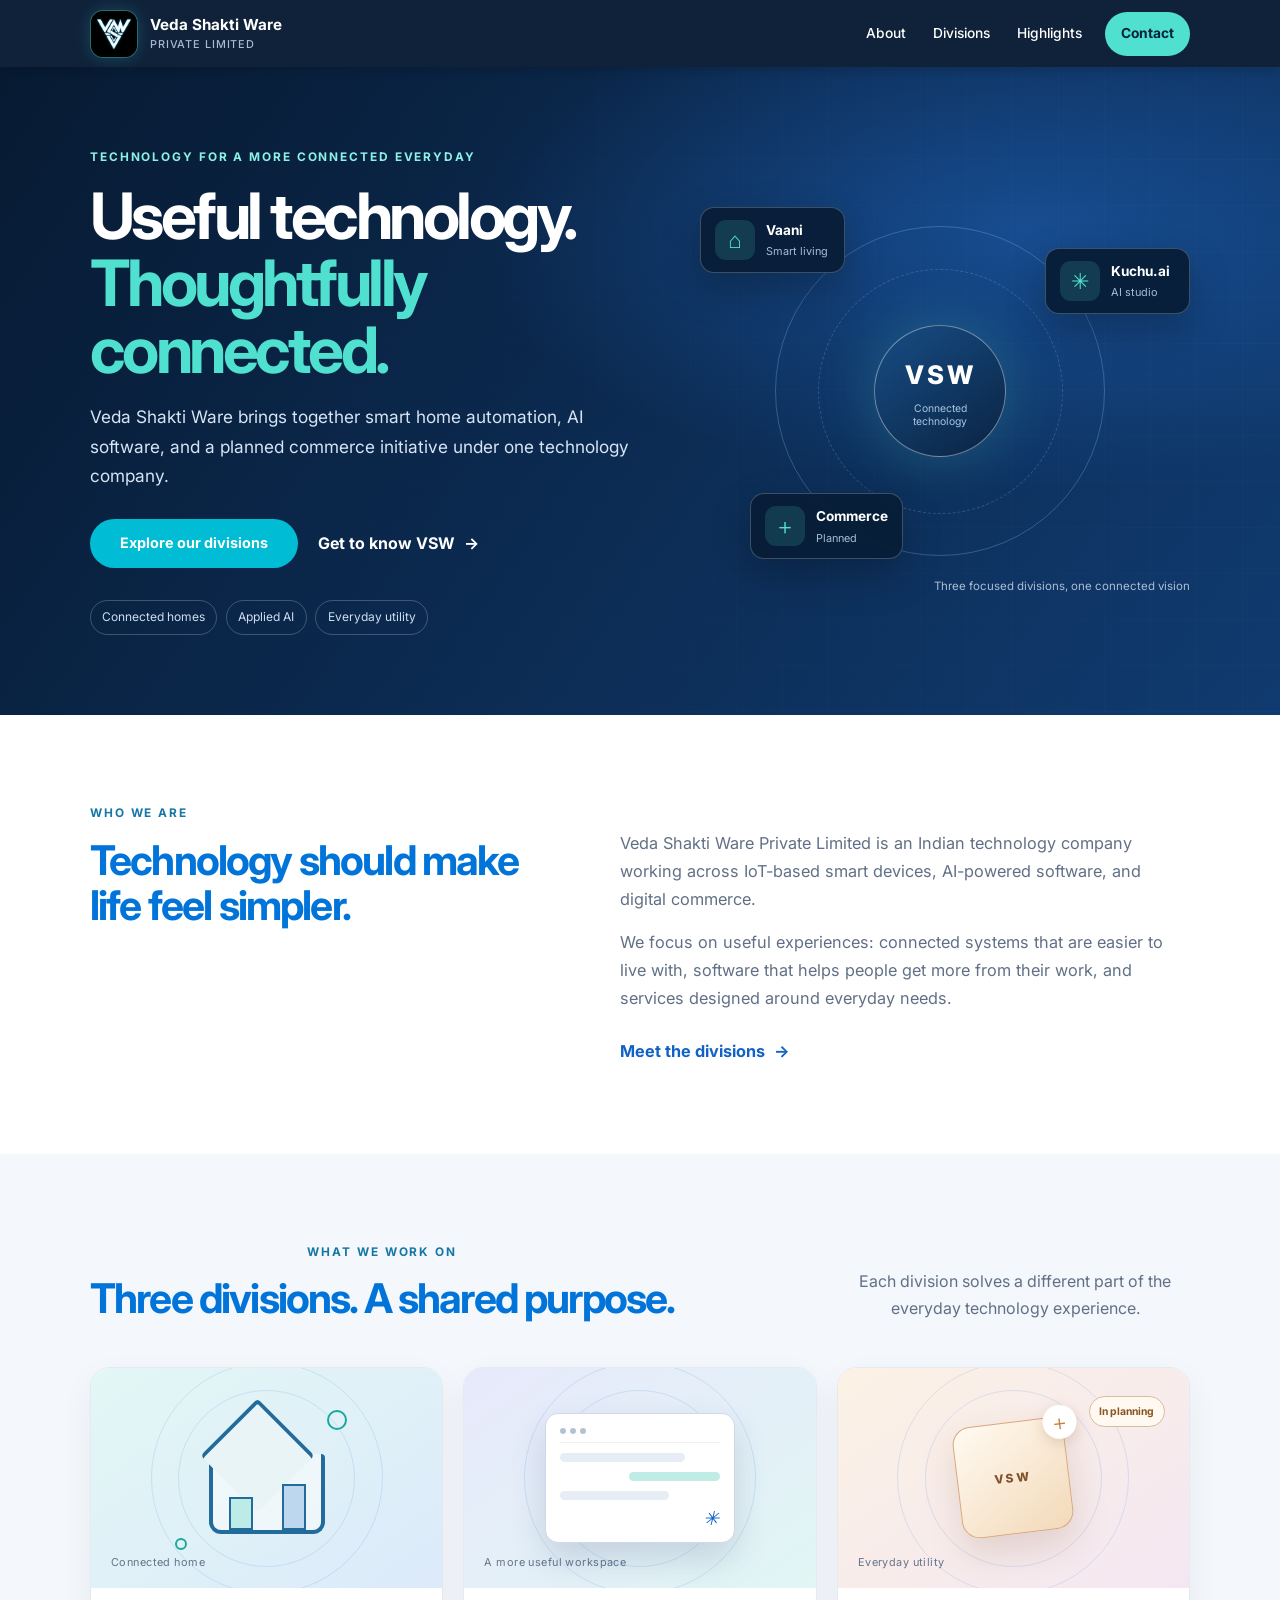
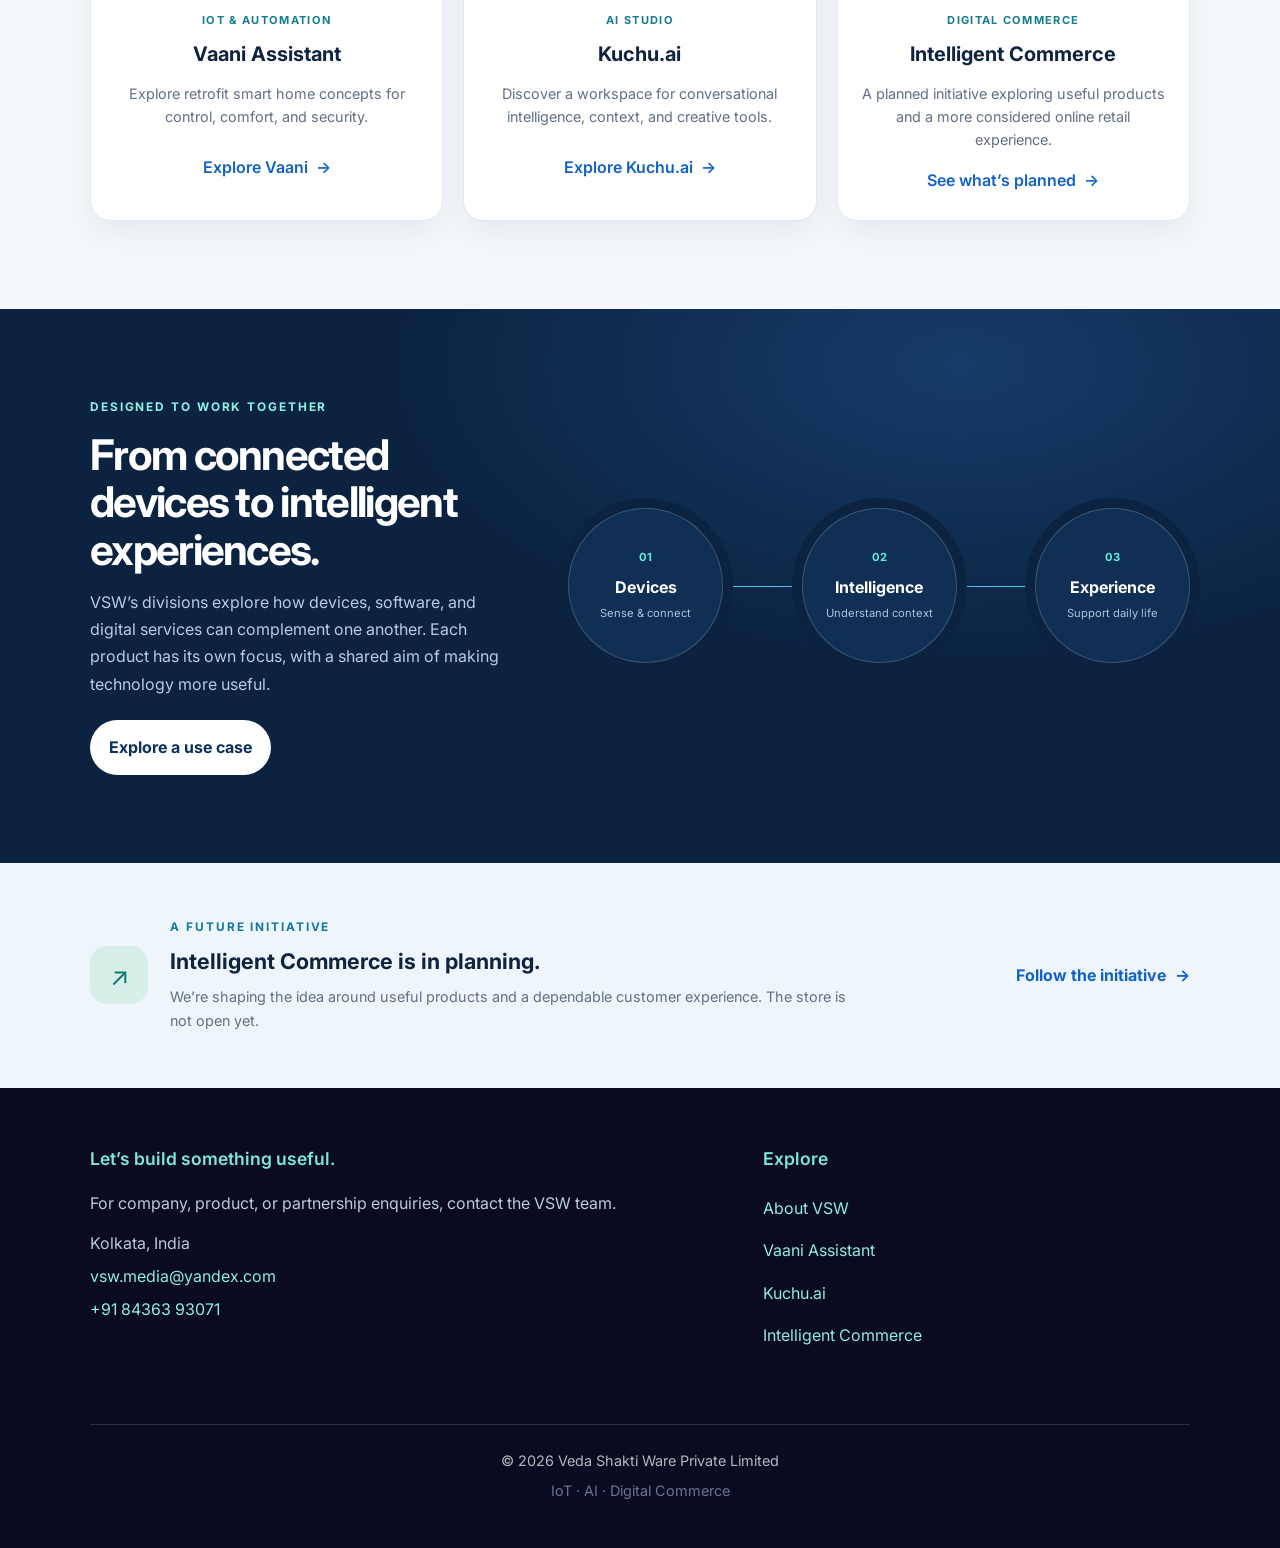
<file: index.html>
<!DOCTYPE html>
<html lang="en">
<head>
    <meta charset="UTF-8" />
    <meta name="viewport" content="width=device-width, initial-scale=1.0" />
    <meta name="theme-color" content="#071a32" />
    <title>Veda Shakti Ware Pvt. Ltd. | Connected technology for everyday life</title>
    <meta name="description" content="Veda Shakti Ware builds connected experiences across smart home automation, AI software, and a planned intelligent commerce initiative." />
    <link rel="stylesheet" href="css/style.css" />
    <link href="https://fonts.googleapis.com/css2?family=Inter:wght@400;500;600;700;800&display=swap" rel="stylesheet" />
    <link rel="icon" href="images/favicon.svg" type="image/svg+xml" />
    <link rel="icon" href="images/vsw-favicon-128.png" type="image/png" sizes="128x128" />
</head>
<body class="home-page">
    <header class="navbar sticky-header">
        <div class="container nav-content">
            <a class="logo" href="index.html" aria-label="Veda Shakti Ware home">
                <span class="logo-box"><img src="images/vsw-favicon-128.png" alt="" /></span>
                <span class="brand-name">Veda Shakti Ware <small>Private Limited</small></span>
            </a>
            <nav aria-label="Main navigation">
                <a href="#about">About</a>
                <a href="#services">Divisions</a>
                <a href="#products">Highlights</a>
                <a href="#contact" class="nav-button">Contact</a>
            </nav>
        </div>
    </header>

    <main>
        <section class="hero home-hero">
            <div class="container hero-layout">
                <div class="hero-content">
                    <p class="eyebrow">Technology for a more connected everyday</p>
                    <h1>Useful technology.<br /><span class="highlight-text">Thoughtfully connected.</span></h1>
                    <p>Veda Shakti Ware brings together smart home automation, AI software, and a planned commerce initiative under one technology company.</p>
                    <div class="hero-actions">
                        <a href="#services" class="btn primary-btn">Explore our divisions</a>
                        <a href="#about" class="text-link">Get to know VSW <span aria-hidden="true">→</span></a>
                    </div>
                    <div class="hero-tags" aria-label="Our focus areas"><span>Connected homes</span><span>Applied AI</span><span>Everyday utility</span></div>
                </div>
                <div class="hero-art" aria-label="Illustration showing Vaani, Kuchu.ai, and Intelligent Commerce connected by VSW">
                    <div class="orbit orbit-one"></div><div class="orbit orbit-two"></div>
                    <div class="orbit-core"><span>VSW</span><small>Connected<br />technology</small></div>
                    <div class="orbit-node node-home"><span class="node-symbol">⌂</span><strong>Vaani</strong><small>Smart living</small></div>
                    <div class="orbit-node node-ai"><span class="node-symbol">✳</span><strong>Kuchu.ai</strong><small>AI studio</small></div>
                    <div class="orbit-node node-shop"><span class="node-symbol">＋</span><strong>Commerce</strong><small>Planned</small></div>
                    <span class="art-caption">Three focused divisions, one connected vision</span>
                </div>
            </div>
        </section>

        <section id="about" class="about padded-section">
            <div class="container about-grid">
                <div><p class="eyebrow eyebrow-dark">Who we are</p><h2 class="section-title">Technology should make life feel simpler.</h2></div>
                <div class="about-copy">
                    <p>Veda Shakti Ware Private Limited is an Indian technology company working across IoT-based smart devices, AI-powered software, and digital commerce.</p>
                    <p>We focus on useful experiences: connected systems that are easier to live with, software that helps people get more from their work, and services designed around everyday needs.</p>
                    <a href="#services" class="text-link">Meet the divisions <span aria-hidden="true">→</span></a>
                </div>
            </div>
        </section>

        <section id="services" class="services padded-section division-section">
            <div class="container">
                <div class="section-heading-row"><div><p class="eyebrow eyebrow-dark">What we work on</p><h2 class="section-title">Three divisions. A shared purpose.</h2></div><p class="section-intro">Each division solves a different part of the everyday technology experience.</p></div>
                <div class="division-grid">
                    <article class="division-tile tile-vaani">
                        <div class="tile-visual visual-home" aria-hidden="true"><div class="home-outline"><span class="window"></span><span class="door"></span></div><span class="signal signal-a"></span><span class="signal signal-b"></span><span class="visual-label">Connected home</span></div>
                        <div class="tile-content"><p class="tile-kicker">IoT &amp; automation</p><h3>Vaani Assistant</h3><p>Explore retrofit smart home concepts for control, comfort, and security.</p><a href="vaani-assistant-explore.html" class="card-link">Explore Vaani <span aria-hidden="true">→</span></a></div>
                    </article>
                    <article class="division-tile tile-kuchu">
                        <div class="tile-visual visual-ai" aria-hidden="true"><div class="chat-window"><span class="chat-top"><i></i><i></i><i></i></span><b></b><b></b><b></b><em>✳</em></div><span class="visual-label">A more useful workspace</span></div>
                        <div class="tile-content"><p class="tile-kicker">AI studio</p><h3>Kuchu.ai</h3><p>Discover a workspace for conversational intelligence, context, and creative tools.</p><a href="kuchu-ai-explore.html" class="card-link">Explore Kuchu.ai <span aria-hidden="true">→</span></a></div>
                    </article>
                    <article class="division-tile tile-commerce">
                        <div class="tile-visual visual-commerce" aria-hidden="true"><div class="commerce-box"><span>VSW</span><i>＋</i></div><span class="planned-badge">In planning</span><span class="visual-label">Everyday utility</span></div>
                        <div class="tile-content"><p class="tile-kicker">Digital commerce</p><h3>Intelligent Commerce</h3><p>A planned initiative exploring useful products and a more considered online retail experience.</p><a href="e-commerce-explore.html" class="card-link">See what’s planned <span aria-hidden="true">→</span></a></div>
                    </article>
                </div>
            </div>
        </section>

        <section id="products" class="products padded-section focus-section">
            <div class="container focus-layout">
                <div class="focus-copy"><p class="eyebrow">Designed to work together</p><h2>From connected devices to intelligent experiences.</h2><p>VSW’s divisions explore how devices, software, and digital services can complement one another. Each product has its own focus, with a shared aim of making technology more useful.</p><a href="vaani-assistant-explore.html" class="btn light-btn">Explore a use case</a></div>
                <div class="connection-map" aria-label="Devices connect to Vaani automation and Kuchu.ai software to support useful everyday experiences"><div class="map-line"></div><div class="map-point map-devices"><span>01</span><strong>Devices</strong><small>Sense &amp; connect</small></div><div class="map-point map-intelligence"><span>02</span><strong>Intelligence</strong><small>Understand context</small></div><div class="map-point map-experience"><span>03</span><strong>Experience</strong><small>Support daily life</small></div></div>
            </div>
        </section>

        <section class="planned-banner">
            <div class="container planned-inner"><span class="planned-mark">↗</span><div><p class="eyebrow eyebrow-dark">A future initiative</p><h2>Intelligent Commerce is in planning.</h2><p>We’re shaping the idea around useful products and a dependable customer experience. The store is not open yet.</p></div><a href="e-commerce-explore.html" class="text-link">Follow the initiative <span aria-hidden="true">→</span></a></div>
        </section>
    </main>

    <footer id="contact" class="footer dark-footer">
        <div class="container footer-grid">
            <div class="footer-col contact-info"><h2 class="footer-title">Let’s build something useful.</h2><p>For company, product, or partnership enquiries, contact the VSW team.</p><ul><li>Kolkata, India</li><li><a href="mailto:vsw.media@yandex.com">vsw.media@yandex.com</a></li><li><a href="tel:+918436393071">+91 84363 93071</a></li></ul></div>
            <div class="footer-col quick-links"><h3 class="footer-title">Explore</h3><ul><li><a href="#about">About VSW</a></li><li><a href="vaani-assistant-explore.html">Vaani Assistant</a></li><li><a href="kuchu-ai-explore.html">Kuchu.ai</a></li><li><a href="e-commerce-explore.html">Intelligent Commerce</a></li></ul></div>
            <div class="footer-bottom"><p class="copy">© 2026 Veda Shakti Ware Private Limited <span>IoT · AI · Digital Commerce</span></p></div>
        </div>
    </footer>
</body>
</html>
</file>
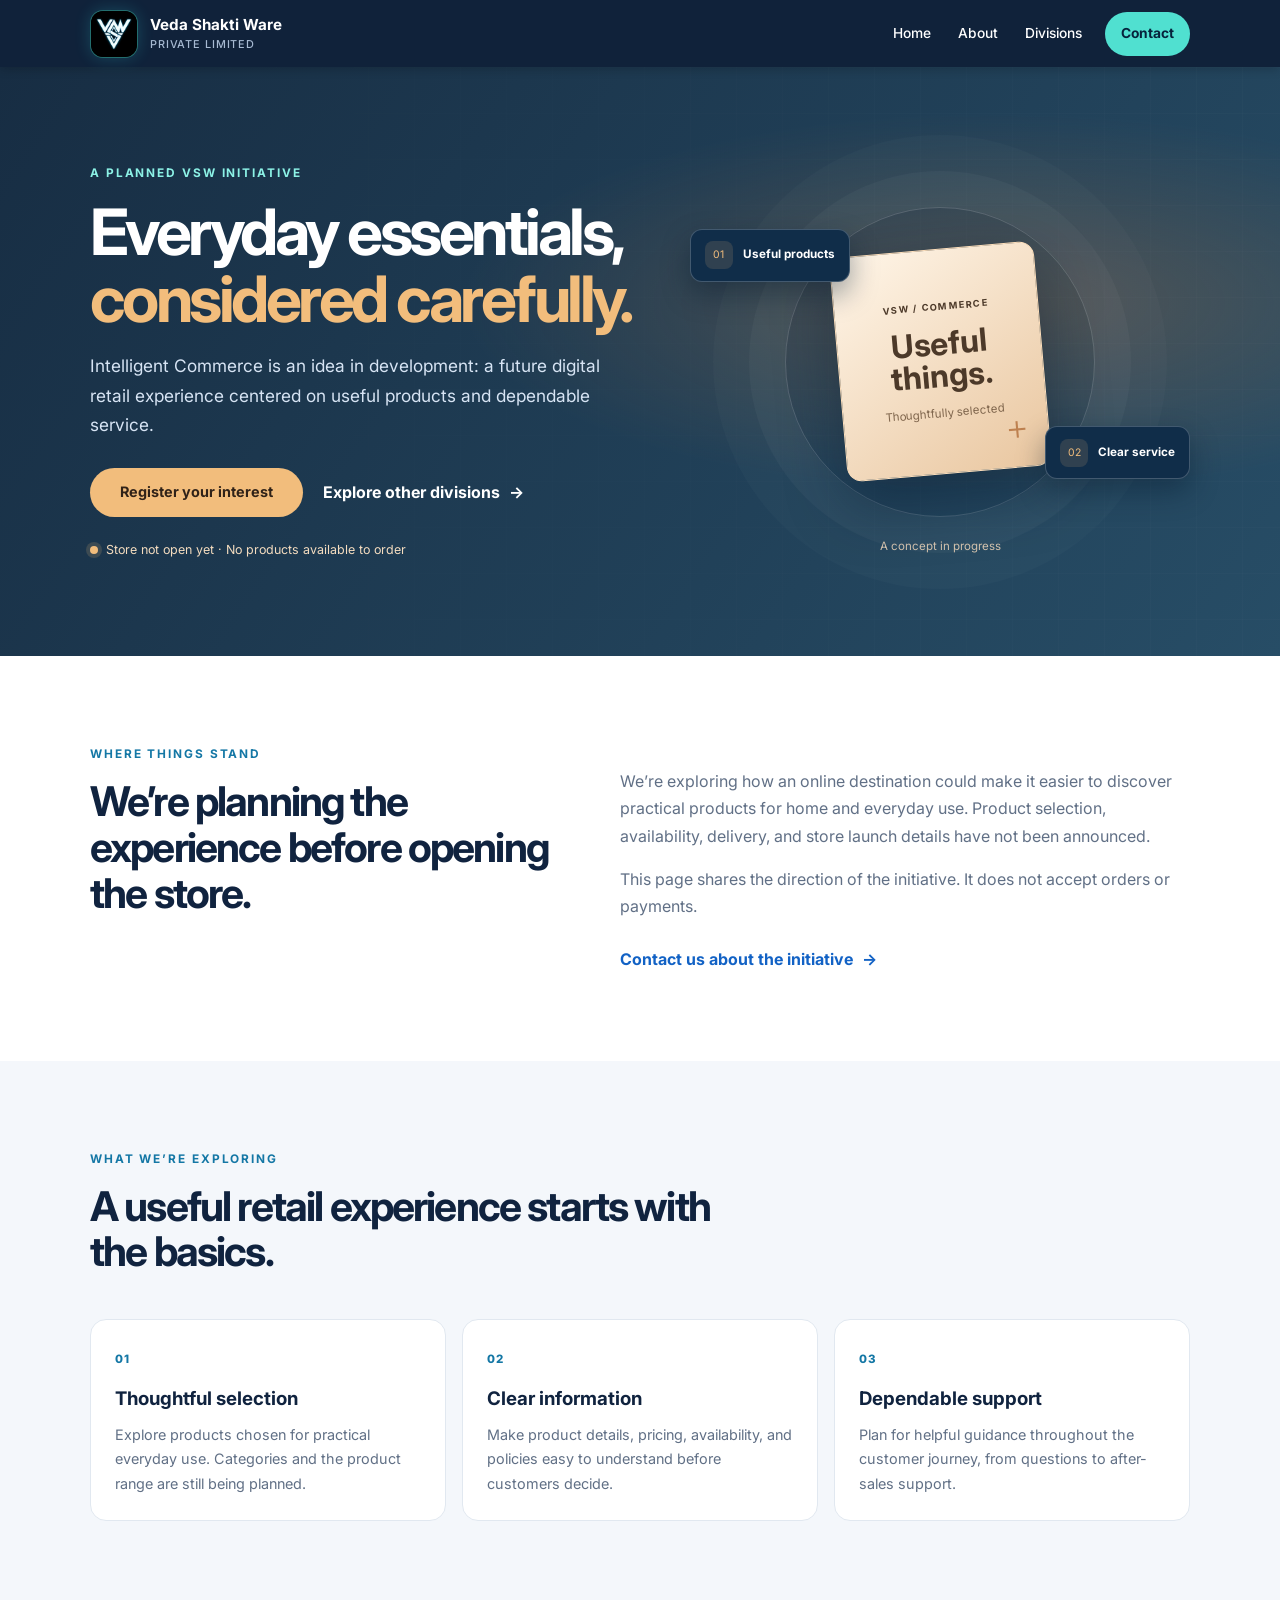
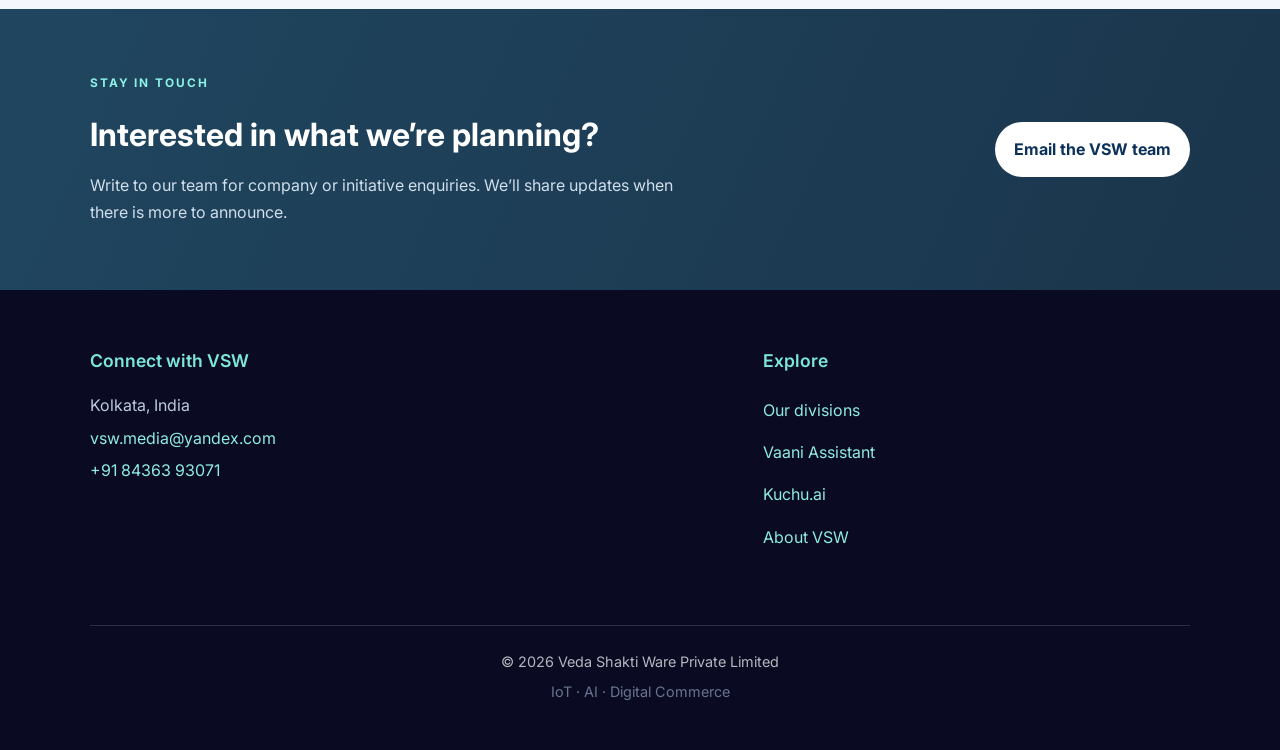
<file: e-commerce-explore.html>
<!DOCTYPE html>
<html lang="en">
<head>
    <meta charset="UTF-8" />
    <meta name="viewport" content="width=device-width, initial-scale=1.0" />
    <meta name="theme-color" content="#071a32" />
    <title>Intelligent Commerce | A Planned Initiative by Veda Shakti Ware</title>
    <meta name="description" content="Learn about Veda Shakti Ware's planned Intelligent Commerce initiative. The store is not open yet; share your interest with our team." />
    <link rel="stylesheet" href="css/style.css" />
    <link href="https://fonts.googleapis.com/css2?family=Inter:wght@400;500;600;700;800&display=swap" rel="stylesheet" />
    <link rel="icon" href="images/favicon.svg" type="image/svg+xml" />
    <link rel="icon" href="images/vsw-favicon-128.png" type="image/png" sizes="128x128" />
</head>
<body class="commerce-page">
    <header class="navbar sticky-header"><div class="container nav-content"><a class="logo" href="index.html" aria-label="Veda Shakti Ware home"><span class="logo-box"><img src="images/vsw-favicon-128.png" alt="" /></span><span class="brand-name">Veda Shakti Ware <small>Private Limited</small></span></a><nav aria-label="Main navigation"><a href="index.html">Home</a><a href="index.html#about">About</a><a href="index.html#services">Divisions</a><a href="index.html#contact" class="nav-button">Contact</a></nav></div></header>
    <main>
        <section class="hero commerce-hero"><div class="container hero-layout"><div class="hero-content"><p class="eyebrow">A planned VSW initiative</p><h1>Everyday essentials,<br /><span class="highlight-text">considered carefully.</span></h1><p>Intelligent Commerce is an idea in development: a future digital retail experience centered on useful products and dependable service.</p><div class="hero-actions"><a href="mailto:vsw.media@yandex.com?subject=Intelligent%20Commerce%20updates" class="btn primary-btn">Register your interest</a><a href="index.html#services" class="text-link">Explore other divisions <span aria-hidden="true">→</span></a></div><p class="availability-note"><span></span> Store not open yet · No products available to order</p></div><div class="commerce-illustration" aria-label="Illustration of a planned commerce experience"><div class="commerce-orbit"></div><div class="commerce-package"><small>VSW / COMMERCE</small><strong>Useful<br />things.</strong><span>Thoughtfully selected</span><i>＋</i></div><div class="floating-card card-curation"><span>01</span><b>Useful products</b></div><div class="floating-card card-service"><span>02</span><b>Clear service</b></div><div class="commerce-caption">A concept in progress</div></div></div></section>

        <section class="planned-note padded-section"><div class="container planned-grid"><div><p class="eyebrow eyebrow-dark">Where things stand</p><h2 class="section-title">We’re planning the experience before opening the store.</h2></div><div class="planned-copy"><p>We’re exploring how an online destination could make it easier to discover practical products for home and everyday use. Product selection, availability, delivery, and store launch details have not been announced.</p><p>This page shares the direction of the initiative. It does not accept orders or payments.</p><a href="mailto:vsw.media@yandex.com?subject=Intelligent%20Commerce%20enquiry" class="text-link">Contact us about the initiative <span aria-hidden="true">→</span></a></div></div></section>

        <section class="commerce-pillars padded-section"><div class="container"><p class="eyebrow eyebrow-dark">What we’re exploring</p><h2 class="section-title">A useful retail experience starts with the basics.</h2><div class="pillar-grid"><article><span>01</span><h3>Thoughtful selection</h3><p>Explore products chosen for practical everyday use. Categories and the product range are still being planned.</p></article><article><span>02</span><h3>Clear information</h3><p>Make product details, pricing, availability, and policies easy to understand before customers decide.</p></article><article><span>03</span><h3>Dependable support</h3><p>Plan for helpful guidance throughout the customer journey, from questions to after-sales support.</p></article></div></div></section>

        <section class="commerce-next"><div class="container next-inner"><div><p class="eyebrow">Stay in touch</p><h2>Interested in what we’re planning?</h2><p>Write to our team for company or initiative enquiries. We’ll share updates when there is more to announce.</p></div><a href="mailto:vsw.media@yandex.com?subject=Intelligent%20Commerce%20updates" class="btn light-btn">Email the VSW team</a></div></section>
    </main>
    <footer id="contact" class="footer dark-footer"><div class="container footer-grid"><div class="footer-col contact-info"><h2 class="footer-title">Connect with VSW</h2><ul><li>Kolkata, India</li><li><a href="mailto:vsw.media@yandex.com">vsw.media@yandex.com</a></li><li><a href="tel:+918436393071">+91 84363 93071</a></li></ul></div><div class="footer-col quick-links"><h3 class="footer-title">Explore</h3><ul><li><a href="index.html#services">Our divisions</a></li><li><a href="vaani-assistant-explore.html">Vaani Assistant</a></li><li><a href="kuchu-ai-explore.html">Kuchu.ai</a></li><li><a href="index.html#about">About VSW</a></li></ul></div><div class="footer-bottom"><p class="copy">© 2026 Veda Shakti Ware Private Limited <span>IoT · AI · Digital Commerce</span></p></div></div></footer>
</body>
</html>
</file>
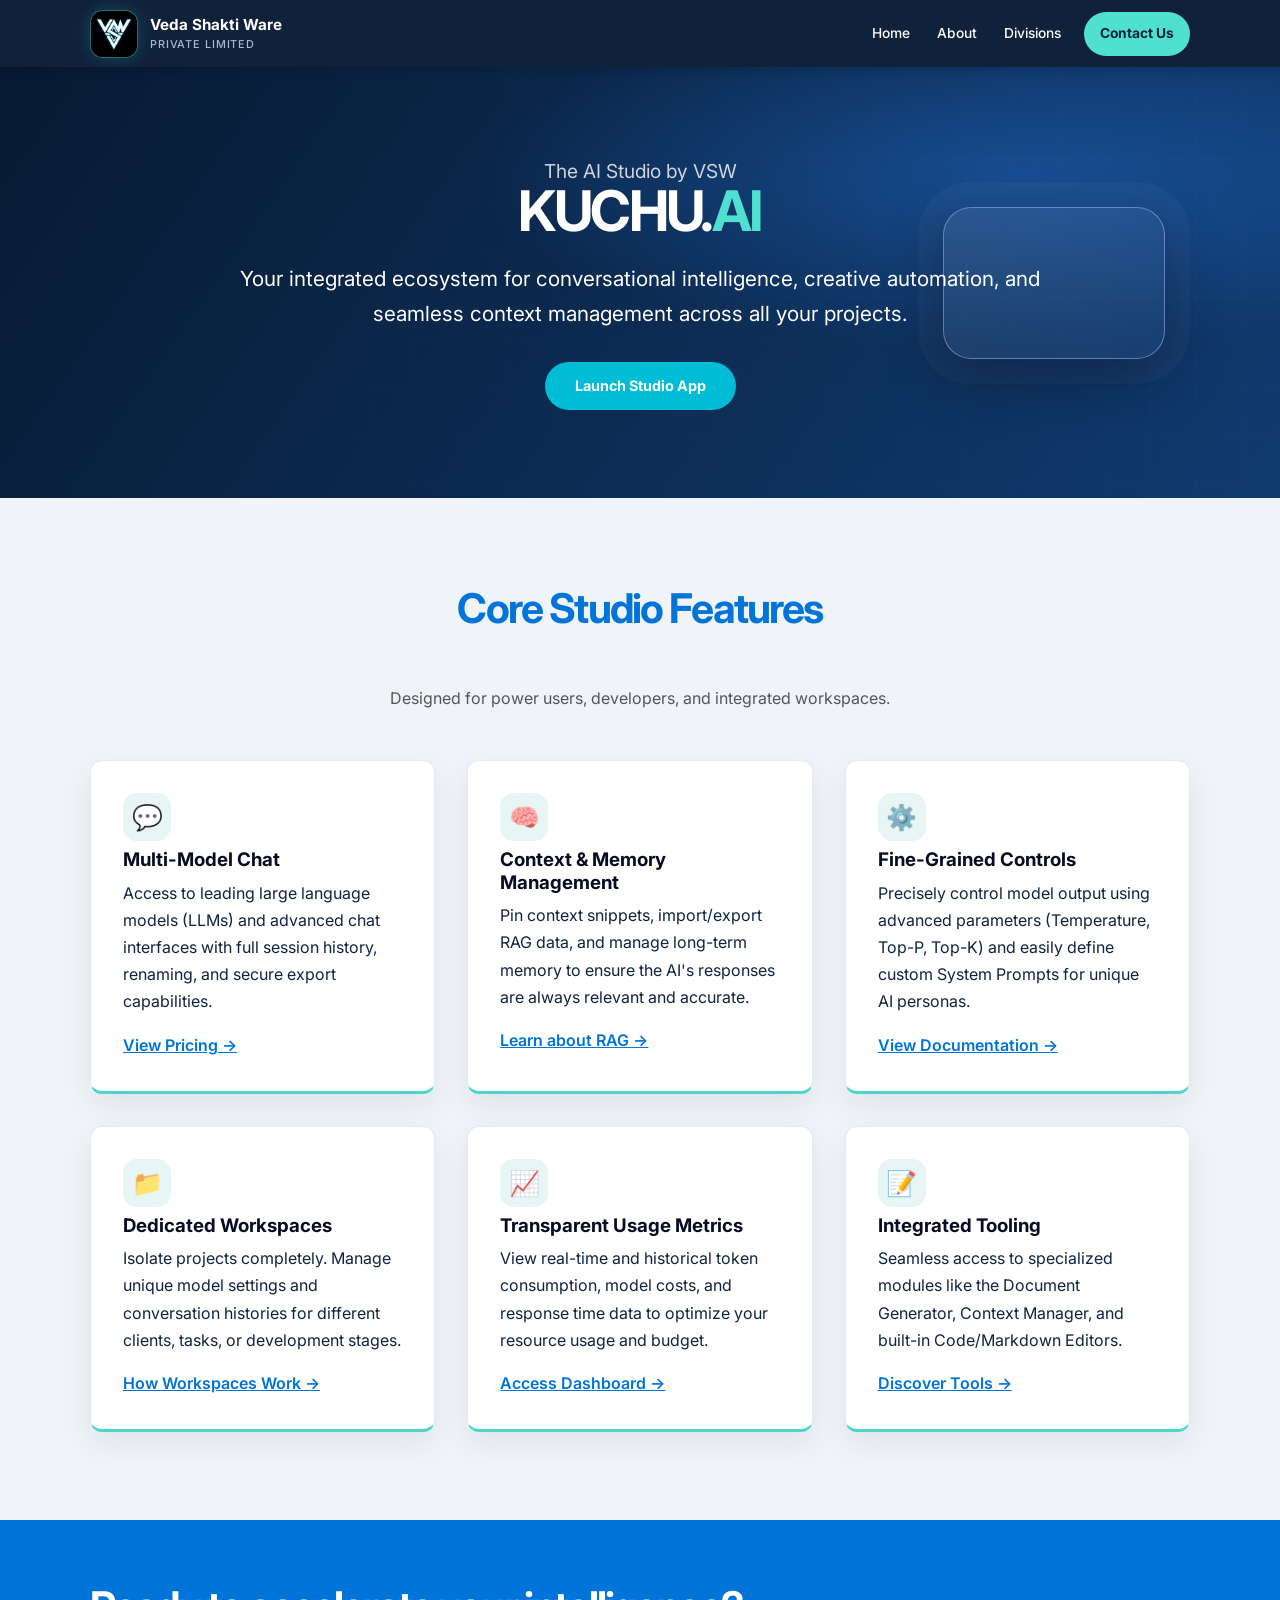
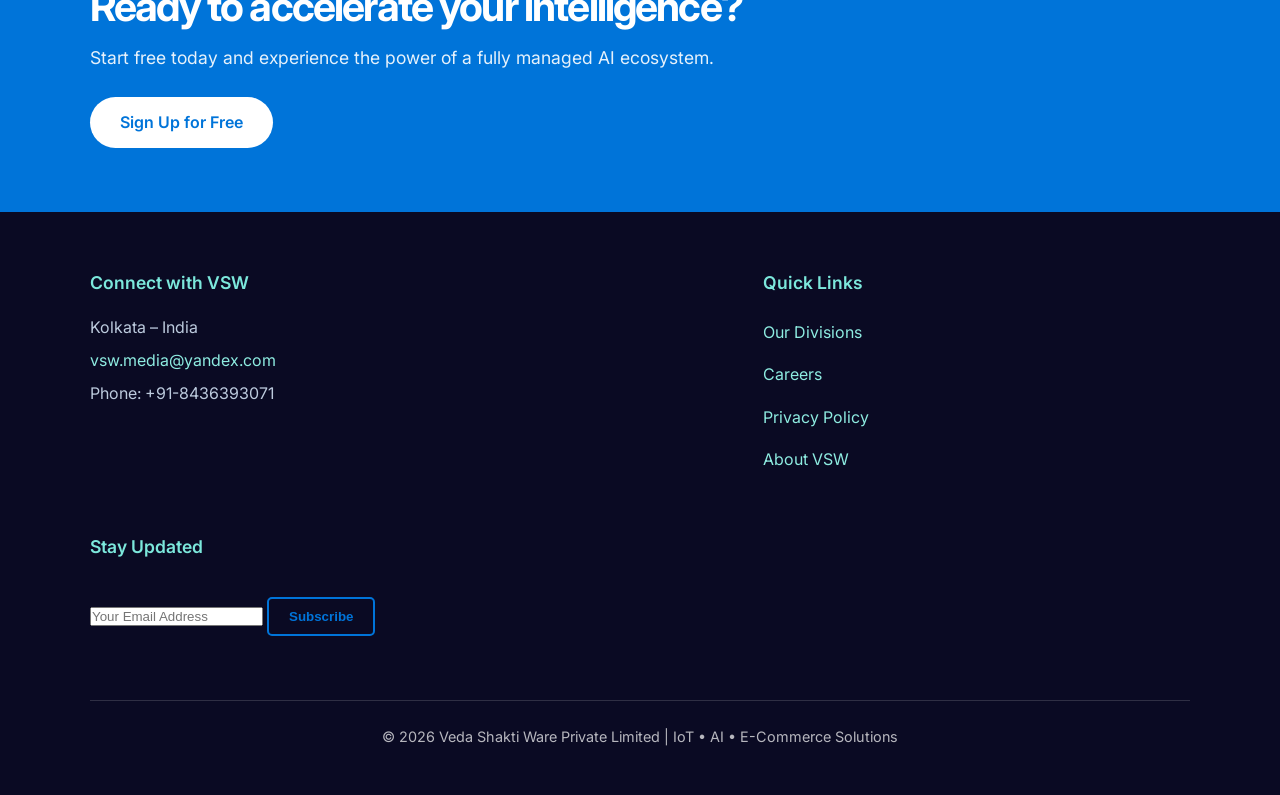
<file: kuchu-ai-explore.html>
<!DOCTYPE html>
<html lang="en">
<head>
    <meta charset="UTF-8" />
    <meta name="viewport" content="width=device-width, initial-scale=1.0" />
    <title>Kuchu.ai Studio | AI-Driven Ecosystem by Veda Shakti Ware</title>
    <meta name="description" content="Kuchu.ai: The AI Studio ecosystem for conversational intelligence, context management, and creative automation tools by Veda Shakti Ware." />
    
    <link rel="stylesheet" href="css/style.css" />
    <link href="https://fonts.googleapis.com/css2?family=Inter:wght@400;600;700&display=swap" rel="stylesheet"> 
    <link rel="icon" href="images/favicon.svg" type="image/svg+xml" />
    <link rel="icon" href="images/vsw-favicon-128.png" type="image/png" sizes="128x128" />
</head>
<body class="kuchu-page">
    
    <header class="navbar sticky-header">
        <div class="container nav-content">
            <a class="logo" href="index.html" aria-label="Veda Shakti Ware home"><span class="logo-box"><img src="images/vsw-favicon-128.png" alt="" /></span><span class="brand-name">Veda Shakti Ware <small>Private Limited</small></span></a>
            <nav role="navigation" aria-label="Main Navigation">
                <a href="index.html">Home</a>
                <a href="index.html#about">About</a>
                <a href="index.html#services">Divisions</a>
                <!-- <a href="#features" class="current-page">Kuchu.ai</a> -->
                 <a href="index.html#contact" class="nav-button">Contact Us</a>
            </nav>
        </div>
    </header>

    <section class="hero primary-gradient">
        <div class="hero-content text-center">
            <p class="subtitle" style="font-size: 1.2rem; opacity: 0.8; margin-bottom: -10px;">The AI Studio by VSW</p>
            <h2 style="font-size: 3.5rem; text-transform: uppercase;">Kuchu.<span class="highlight-text">ai</span></h2>
            <p style="font-size: 1.3rem; max-width: 800px; margin: 0 auto 30px;">
                Your integrated ecosystem for conversational intelligence, creative automation, 
                and seamless context management across all your projects.
            </p>
            <a href="https://dev.kuchu.ai" target="_blank" rel="noopener noreferrer"
                class="btn primary-btn pulse-effect">
                Launch Studio App
            </a>
        </div>
        <div class="hero-background-pattern"></div>
    </section>

    <section id="features" class="services padded-section bg-light-gray">
        <div class="container">
            <h2 class="section-title">Core Studio Features</h2>
            <p class="subtitle" style="margin-bottom: 3rem; color: #555;">Designed for power users, developers, and integrated workspaces.</p>

            <div class="cards card-grid-3">
                
                <div class="card division-card elevated-card">
                    <span class="card-icon">💬</span>
                    <h3>Multi-Model Chat</h3>
                    <p>
                        Access to leading large language models (LLMs) and advanced chat interfaces 
                        with full session history, renaming, and secure export capabilities.
                    </p>
                    <a href="#contact" class="card-link">View Pricing →</a>
                </div>

                <div class="card division-card elevated-card">
                    <span class="card-icon">🧠</span>
                    <h3>Context & Memory Management</h3>
                    <p>
                        Pin context snippets, import/export RAG data, and manage long-term 
                        memory to ensure the AI's responses are always relevant and accurate.
                    </p>
                    <a href="#contact" class="card-link">Learn about RAG →</a>
                </div>

                <div class="card division-card elevated-card">
                    <span class="card-icon">⚙️</span>
                    <h3>Fine-Grained Controls</h3>
                    <p>
                        Precisely control model output using advanced parameters (Temperature, Top-P, Top-K) 
                        and easily define custom System Prompts for unique AI personas.
                    </p>
                    <a href="#contact" class="card-link">View Documentation →</a>
                </div>
                
                <div class="card division-card elevated-card">
                    <span class="card-icon">📁</span>
                    <h3>Dedicated Workspaces</h3>
                    <p>
                        Isolate projects completely. Manage unique model settings and conversation 
                        histories for different clients, tasks, or development stages.
                    </p>
                    <a href="#contact" class="card-link">How Workspaces Work →</a>
                </div>
                
                <div class="card division-card elevated-card">
                    <span class="card-icon">📈</span>
                    <h3>Transparent Usage Metrics</h3>
                    <p>
                        View real-time and historical token consumption, model costs, and response 
                        time data to optimize your resource usage and budget.
                    </p>
                    <a href="#contact" class="card-link">Access Dashboard →</a>
                </div>
                
                <div class="card division-card elevated-card">
                    <span class="card-icon">📝</span>
                    <h3>Integrated Tooling</h3>
                    <p>
                        Seamless access to specialized modules like the Document Generator, 
                        Context Manager, and built-in Code/Markdown Editors.
                    </p>
                    <a href="#contact" class="card-link">Discover Tools →</a>
                </div>
            </div>
        </div>
    </section>

    <section id="cta-bar" class="products padded-section" style="background: #0074d9; color: white; padding: 4rem 1rem;">
        <div class="container text-center">
            <h2 class="section-title" style="color: white; border-bottom: none; margin-bottom: 0.5rem;">Ready to accelerate your intelligence?</h2>
            <p style="font-size: 1.1rem; opacity: 0.9;">Start free today and experience the power of a fully managed AI ecosystem.</p>
            <!-- <a href="#contact" class="btn secondary-btn pulse-effect" style="background: white; color: #0074d9; border: none; margin-top: 1.5rem; padding: 12px 30px; border-radius: 50px;">Sign Up for Free</a> -->
            <a href="https://dev.kuchu.ai/auth/register"
                target="_blank" rel="noopener noreferrer"
                class="btn secondary-btn pulse-effect"
                style="background: white; color: #0074d9; border: none; margin-top: 1.5rem; padding: 12px 30px; border-radius: 50px;">
                Sign Up for Free
            </a>
        </div>
    </section>

    <footer id="contact" class="footer dark-footer">
        <div class="container footer-grid">
            
            <div class="footer-col contact-info">
                <h3 class="footer-title">Connect with VSW</h3>
                <ul>
                    <li>Kolkata – India</li>
                    <li><a href="mailto:vsw.media@yandex.com">vsw.media@yandex.com</a></li>
                    <li>Phone: +91-8436393071</li>
                </ul>
            </div>
            
            <div class="footer-col quick-links">
                <h3 class="footer-title">Quick Links</h3>
                <ul>
                    <li><a href="index.html#services">Our Divisions</a></li>
                    <li><a href="#contact">Careers</a></li>
                    <li><a href="#contact">Privacy Policy</a></li>
                    <li><a href="index.html#about">About VSW</a></li>
                </ul>
            </div>

            <div class="footer-col social-signup">
                <h3 class="footer-title">Stay Updated</h3>
                <div class="social-icons">
                    </div>
                <div class="newsletter-form">
                    <input type="email" placeholder="Your Email Address" aria-label="Newsletter email input">
                    <button class="btn secondary-btn">Subscribe</button>
                </div>
            </div>
            
            <div class="footer-bottom">
                <p class="copy">
                    © 2026 Veda Shakti Ware Private Limited | IoT • AI • E-Commerce Solutions
                </p>
            </div>
        </div>
    </footer>
</body>
</html>
</file>
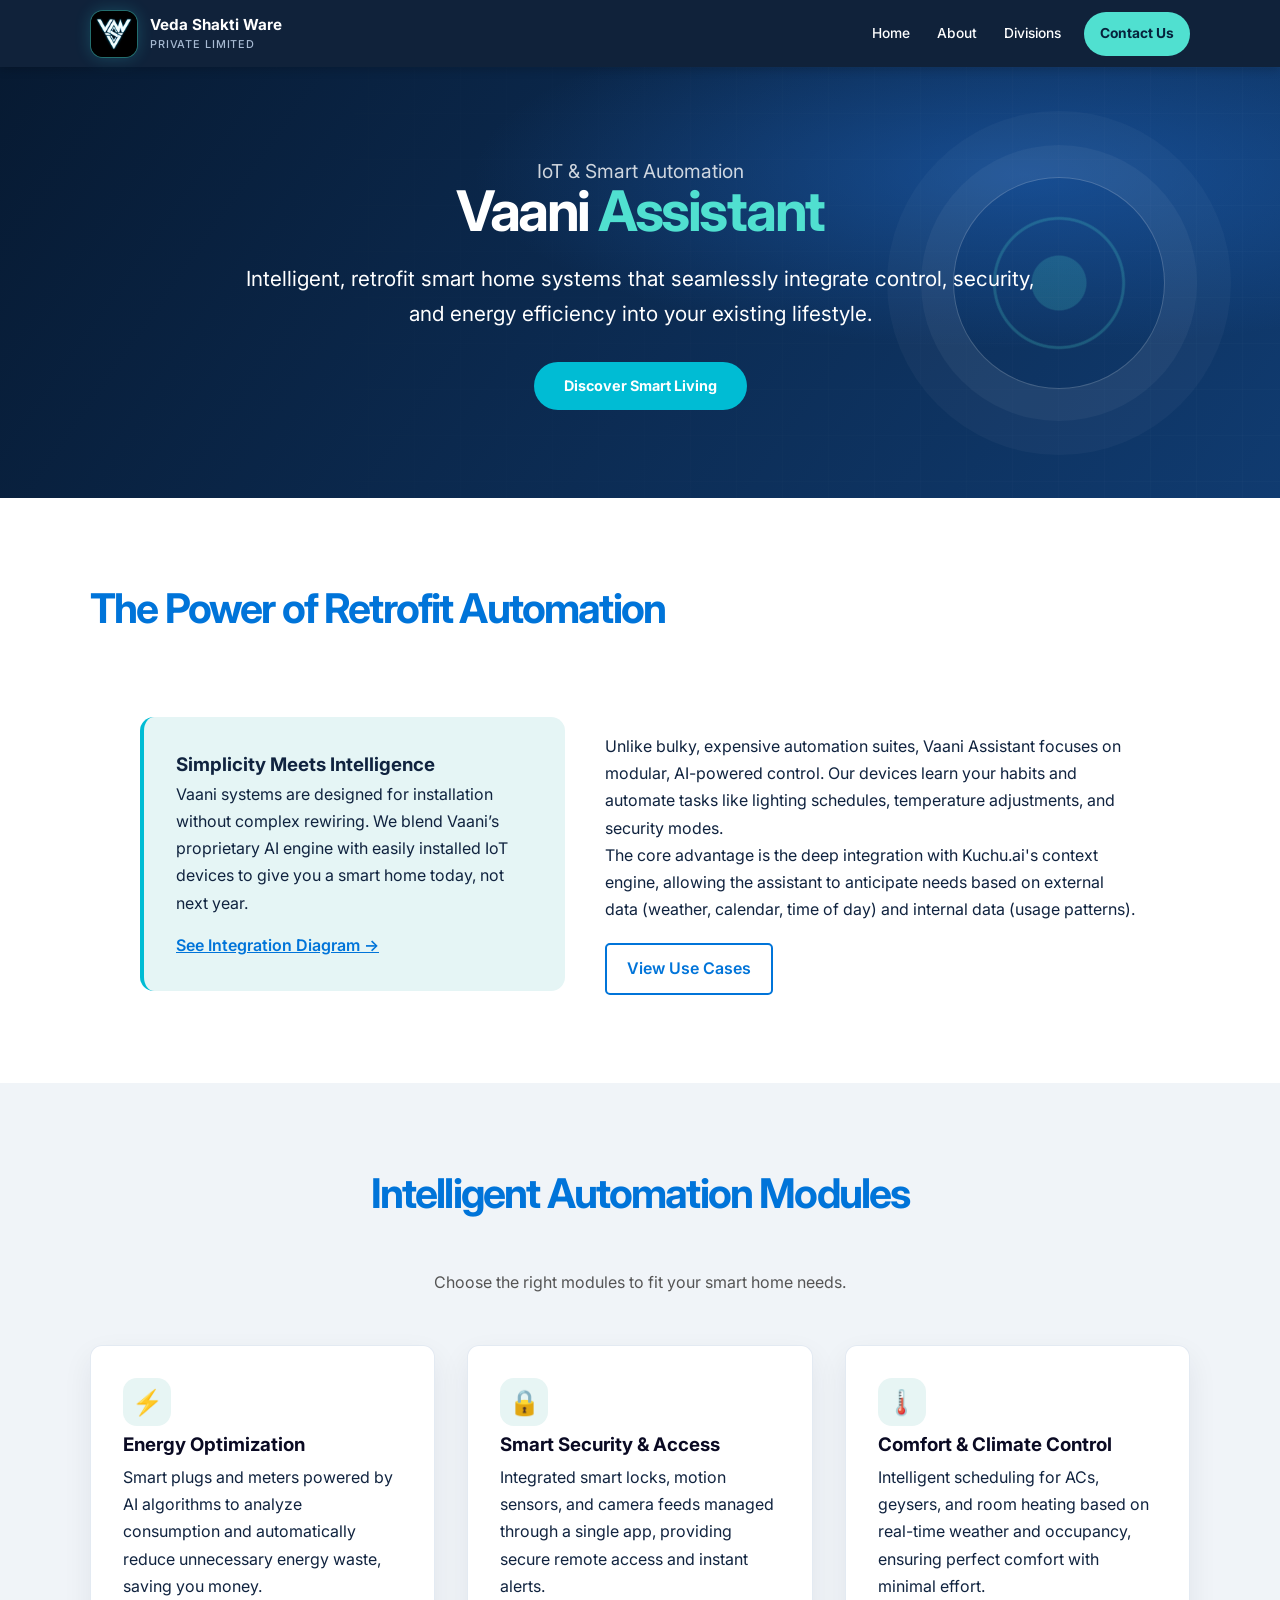
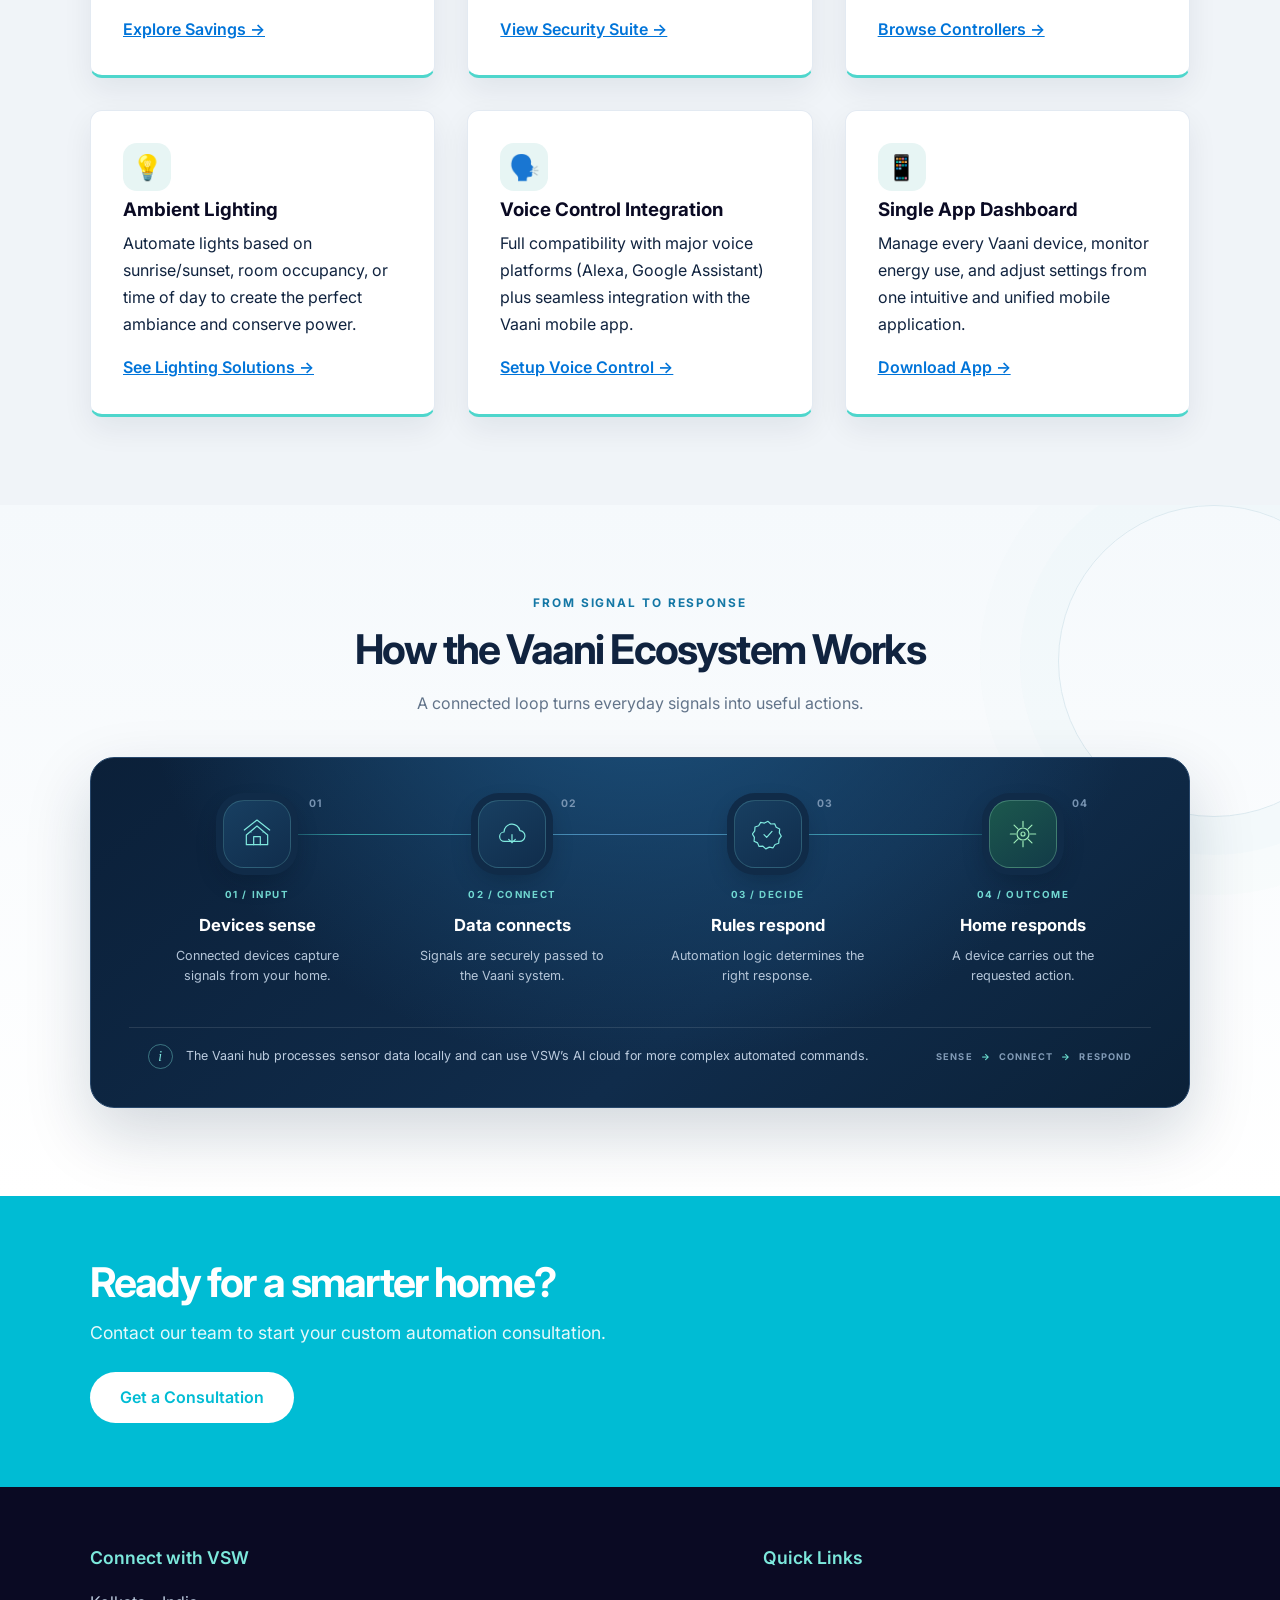
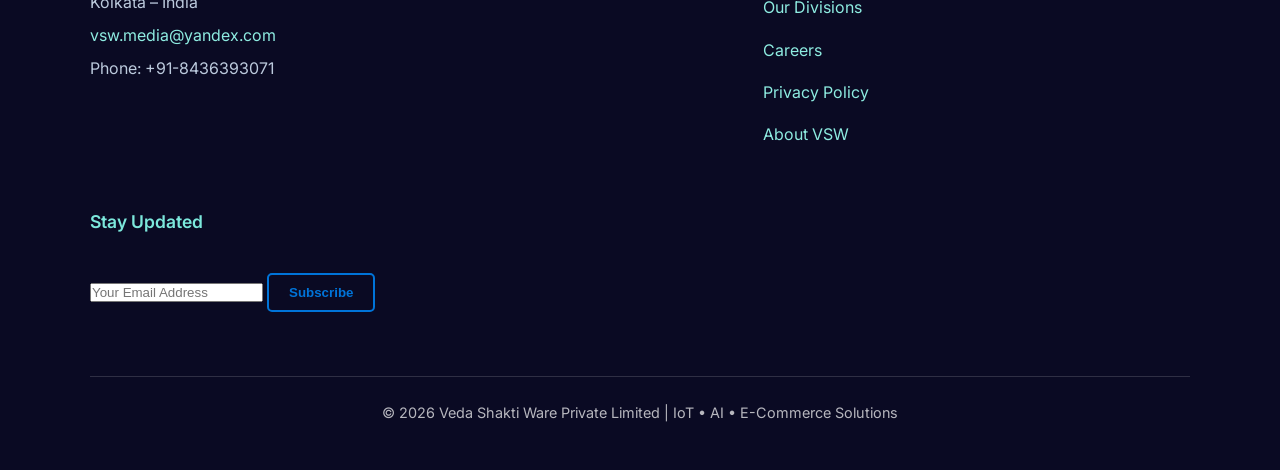
<file: vaani-assistant-explore.html>
<!DOCTYPE html>
<html lang="en">
<head>
    <meta charset="UTF-8" />
    <meta name="viewport" content="width=device-width, initial-scale=1.0" />
    <title>Vaani Assistant | IoT & Smart Home Automation by Veda Shakti Ware</title>
    <meta name="description" content="Vaani Assistant provides retrofit smart home systems and intelligent automation for security, comfort, and energy management." />
    
    <link rel="stylesheet" href="css/style.css" />
    <link href="https://fonts.googleapis.com/css2?family=Inter:wght@400;600;700&display=swap" rel="stylesheet"> 
    <link rel="icon" href="images/favicon.svg" type="image/svg+xml" />
    <link rel="icon" href="images/vsw-favicon-128.png" type="image/png" sizes="128x128" />
</head>
<body class="vaani-page">
    
    <header class="navbar sticky-header">
        <div class="container nav-content">
            <a class="logo" href="index.html" aria-label="Veda Shakti Ware home"><span class="logo-box"><img src="images/vsw-favicon-128.png" alt="" /></span><span class="brand-name">Veda Shakti Ware <small>Private Limited</small></span></a>
            <nav role="navigation" aria-label="Main Navigation">
                <a href="index.html">Home</a>
                <a href="index.html#about">About</a>
                <a href="index.html#services">Divisions</a>
                <!-- <a href="#solutions" class="current-page">Vaani Assistant</a>  -->
                <a href="index.html#contact" class="nav-button">Contact Us</a>
            </nav>
        </div>
    </header>

    <section class="hero primary-gradient">
        <div class="hero-content text-center">
            <p class="subtitle" style="font-size: 1.2rem; opacity: 0.8; margin-bottom: -10px;">IoT & Smart Automation</p>
            <h2 style="font-size: 3.5rem;">Vaani <span class="highlight-text">Assistant</span></h2>
            <p style="font-size: 1.3rem; max-width: 800px; margin: 0 auto 30px;">
                Intelligent, retrofit smart home systems that seamlessly integrate control, 
                security, and energy efficiency into your existing lifestyle.
            </p>
            <a href="#core-tech" class="btn primary-btn pulse-effect">Discover Smart Living</a>
        </div>
        <div class="hero-background-pattern"></div>
    </section>

    <section id="core-tech" class="about padded-section">
        <div class="container">
            <h2 class="section-title">The Power of Retrofit Automation</h2>
            
            <div class="content-split" style="margin-top: 3rem;">
                <div class="mission-statement" style="background: #e5f5f5; border-left: 4px solid #00bcd4;">
                    <h3>Simplicity Meets Intelligence</h3>
                    <p>
                        Vaani systems are designed for installation without complex rewiring. 
                        We blend Vaani’s proprietary AI engine with easily installed IoT devices 
                        to give you a smart home today, not next year.
                    </p>
                    <a href="#how-it-works" class="card-link" style="margin-top: 15px;">See Integration Diagram →</a>
                </div>
                <div class="about-text">
                    <p>
                        Unlike bulky, expensive automation suites, Vaani Assistant focuses on modular, 
                        AI-powered control. Our devices learn your habits and automate tasks like 
                        lighting schedules, temperature adjustments, and security modes.
                    </p>
                    <p>
                        The core advantage is the deep integration with Kuchu.ai's context engine, 
                        allowing the assistant to anticipate needs based on external data (weather, calendar, time of day) 
                        and internal data (usage patterns).
                    </p>
                    <a href="#solutions" class="btn secondary-btn">View Use Cases</a>
                </div>
            </div>
        </div>
    </section>

    <section id="solutions" class="services padded-section bg-light-gray">
        <div class="container">
            <h2 class="section-title">Intelligent Automation Modules</h2>
            <p class="subtitle" style="margin-bottom: 3rem; color: #555;">Choose the right modules to fit your smart home needs.</p>

            <div class="cards card-grid-3">
                
                <div class="card division-card elevated-card">
                    <span class="card-icon">⚡</span>
                    <h3>Energy Optimization</h3>
                    <p>
                        Smart plugs and meters powered by AI algorithms to analyze consumption 
                        and automatically reduce unnecessary energy waste, saving you money.
                    </p>
                    <a href="#contact" class="card-link">Explore Savings →</a>
                </div>

                <div class="card division-card elevated-card">
                    <span class="card-icon">🔒</span>
                    <h3>Smart Security & Access</h3>
                    <p>
                        Integrated smart locks, motion sensors, and camera feeds managed 
                        through a single app, providing secure remote access and instant alerts.
                    </p>
                    <a href="#contact" class="card-link">View Security Suite →</a>
                </div>

                <div class="card division-card elevated-card">
                    <span class="card-icon">🌡️</span>
                    <h3>Comfort & Climate Control</h3>
                    <p>
                        Intelligent scheduling for ACs, geysers, and room heating based on 
                        real-time weather and occupancy, ensuring perfect comfort with minimal effort.
                    </p>
                    <a href="#contact" class="card-link">Browse Controllers →</a>
                </div>
                
                <div class="card division-card elevated-card">
                    <span class="card-icon">💡</span>
                    <h3>Ambient Lighting</h3>
                    <p>
                        Automate lights based on sunrise/sunset, room occupancy, or time of day 
                        to create the perfect ambiance and conserve power.
                    </p>
                    <a href="#contact" class="card-link">See Lighting Solutions →</a>
                </div>
                
                <div class="card division-card elevated-card">
                    <span class="card-icon">🗣️</span>
                    <h3>Voice Control Integration</h3>
                    <p>
                        Full compatibility with major voice platforms (Alexa, Google Assistant) 
                        plus seamless integration with the Vaani mobile app.
                    </p>
                    <a href="#contact" class="card-link">Setup Voice Control →</a>
                </div>
                
                <div class="card division-card elevated-card">
                    <span class="card-icon">📱</span>
                    <h3>Single App Dashboard</h3>
                    <p>
                        Manage every Vaani device, monitor energy use, and adjust settings 
                        from one intuitive and unified mobile application.
                    </p>
                    <a href="#contact" class="card-link">Download App →</a>
                </div>

            </div>
        </div>
    </section>

    <section id="how-it-works" class="products padded-section vaani-flow-section">
        <div class="container">
            <div class="vaani-flow-heading">
                <p class="eyebrow eyebrow-dark">From signal to response</p>
                <h2 class="section-title">How the Vaani Ecosystem Works</h2>
                <p class="subtitle">A connected loop turns everyday signals into useful actions.</p>
            </div>
            <div class="vaani-flow-panel">
                <div class="vaani-flow-track" role="list" aria-label="Vaani automation flow">
                    <article class="vaani-flow-step" role="listitem">
                        <span class="vaani-step-number">01</span>
                        <span class="vaani-step-icon" aria-hidden="true"><svg viewBox="0 0 48 48" fill="none"><path d="M8 25.5 24 12l16 13.5V40H8V25.5Z"/><path d="M19 40V28h10v12M15 21h.1M33 21h.1"/><path d="M5 18 24 3l19 15"/></svg></span>
                        <p class="vaani-step-label">01 / INPUT</p><h3>Devices sense</h3><p class="vaani-step-copy">Connected devices capture signals from your home.</p>
                    </article>
                    <article class="vaani-flow-step" role="listitem">
                        <span class="vaani-step-number">02</span>
                        <span class="vaani-step-icon" aria-hidden="true"><svg viewBox="0 0 48 48" fill="none"><path d="M13 35h22a8 8 0 0 0 .8-16A12 12 0 0 0 12 21a7 7 0 0 0 1 14Z"/><path d="M24 25v12m-5-5 5 5 5-5"/></svg></span>
                        <p class="vaani-step-label">02 / CONNECT</p><h3>Data connects</h3><p class="vaani-step-copy">Signals are securely passed to the Vaani system.</p>
                    </article>
                    <article class="vaani-flow-step" role="listitem">
                        <span class="vaani-step-number">03</span>
                        <span class="vaani-step-icon" aria-hidden="true"><svg viewBox="0 0 48 48" fill="none"><path d="M24 5 28.2 9l5.8-.3 2.3 5.3 5.2 2.5-.5 5.8 3 5-3.5 4.7-.4 5.8-5.5 1.9-3 5-5.7-1-5.2 2.6-4.3-4-5.8.3-2.3-5.3-5.2-2.5.5-5.8-3-5 3.5-4.7.4-5.8 5.5-1.9 3-5 5.7 1L24 5Z"/><path d="m18 25 4 4 8-9"/></svg></span>
                        <p class="vaani-step-label">03 / DECIDE</p><h3>Rules respond</h3><p class="vaani-step-copy">Automation logic determines the right response.</p>
                    </article>
                    <article class="vaani-flow-step vaani-flow-step-final" role="listitem">
                        <span class="vaani-step-number">04</span>
                        <span class="vaani-step-icon" aria-hidden="true"><svg viewBox="0 0 48 48" fill="none"><path d="M24 5v8m0 22v8M5 24h8m22 0h8M10.6 10.6l5.7 5.7m15.4 15.4 5.7 5.7m0-26.8-5.7 5.7m-15.4 15.4-5.7 5.7"/><circle cx="24" cy="24" r="9"/><circle cx="24" cy="24" r="3"/></svg></span>
                        <p class="vaani-step-label">04 / OUTCOME</p><h3>Home responds</h3><p class="vaani-step-copy">A device carries out the requested action.</p>
                    </article>
                </div>
                <div class="vaani-flow-note"><span class="vaani-note-mark" aria-hidden="true">i</span><p>The Vaani hub processes sensor data locally and can use VSW’s AI cloud for more complex automated commands.</p><span class="vaani-note-caption">SENSE <b>→</b> CONNECT <b>→</b> RESPOND</span></div>
            </div>
        </div>
    </section>
    <section id="final-cta" class="products padded-section" style="background: #00bcd4; color: white; padding: 4rem 1rem;">
        <div class="container text-center">
            <h2 class="section-title" style="color: white; border-bottom: none; margin-bottom: 0.5rem;">Ready for a smarter home?</h2>
            <p style="font-size: 1.1rem; opacity: 0.9;">Contact our team to start your custom automation consultation.</p>
            <a href="index.html#contact" class="btn secondary-btn pulse-effect" style="background: white; color: #00bcd4; border: none; margin-top: 1.5rem; padding: 12px 30px; border-radius: 50px;">Get a Consultation</a>
        </div>
    </section>

    <footer id="contact" class="footer dark-footer">
        <div class="container footer-grid">
            
            <div class="footer-col contact-info">
                <h3 class="footer-title">Connect with VSW</h3>
                <ul>
                    <li>Kolkata – India</li>
                    <li><a href="mailto:vsw.media@yandex.com">vsw.media@yandex.com</a></li>
                    <li>Phone: +91-8436393071</li>
                </ul>
            </div>
            
            <div class="footer-col quick-links">
                <h3 class="footer-title">Quick Links</h3>
                <ul>
                    <li><a href="index.html#services">Our Divisions</a></li>
                    <li><a href="#contact">Careers</a></li>
                    <li><a href="#contact">Privacy Policy</a></li>
                    <li><a href="index.html#about">About VSW</a></li>
                </ul>
            </div>

            <div class="footer-col social-signup">
                <h3 class="footer-title">Stay Updated</h3>
                <div class="social-icons">
                    </div>
                <div class="newsletter-form">
                    <input type="email" placeholder="Your Email Address" aria-label="Newsletter email input">
                    <button class="btn secondary-btn">Subscribe</button>
                </div>
            </div>
            
            <div class="footer-bottom">
                <p class="copy">
                    © 2026 Veda Shakti Ware Private Limited | IoT • AI • E-Commerce Solutions
                </p>
            </div>
        </div>
    </footer>
</body>
</html>
</file>
<file: css/style.css>
/* Reset */
* { margin: 0; padding: 0; box-sizing: border-box; }

body {
    /* Changed to Inter which is a clean, modern tech font */
    font-family: "Inter", "Poppins", sans-serif;
    background-color: #f9fafb;
    color: #222;
    line-height: 1.7; /* Increased line height for better readability */
}

.container { 
    width: 90%; 
    max-width: 1100px; 
    margin: auto; 
}

/* --- Global Elements & Typography --- */
.btn {
    text-transform: uppercase;
    font-weight: 600;
}
.section-title {
    font-size: 2.5rem; 
    margin-bottom: 2rem;
    font-weight: 700;
    color: #001f3f; /* Darker blue for heading */
    /* Added visual structure to the title */
    display: inline-block;
    padding-bottom: 5px;
    border-bottom: 3px solid #00bcd4;
}

/* Navbar */
.navbar {
    background: #0a0a23;
    color: #fff;
    padding: 1rem 0;
    /* Added subtle shadow to the top bar */
    box-shadow: 0 2px 10px rgba(0,0,0,0.2);
    z-index: 100;
}
.nav-content {
    display: flex; justify-content: space-between; align-items: center;
}

/* .logo {
    display: flex; align-items: center; gap: 10px;
} */

.logo img {
    width: 40px; height: 40px;
}
.navbar nav a {
    color: #fff; text-decoration: none; margin: 0 12px;
    transition: 0.3s;
    font-weight: 500;
}
.navbar nav a:hover { 
    color: #00bcd4; 
}
.nav-button {
    /* Style the Contact Us button prominently */
    background: #00bcd4;
    padding: 8px 16px;
    border-radius: 5px;
    margin-left: 20px !important;
}
.nav-button:hover {
    background: #0288a7;
}

/* Hero */
.hero {
    /* Updated gradient for modern look */
    background: linear-gradient(135deg, #001f3f, #0074d9);
    color: #fff;
    text-align: center;
    padding: 8rem 1rem; /* Increased padding */
}
.hero-content h2 {
    font-size: 2.8rem; /* Larger font size */
    margin-bottom: 1rem;
    line-height: 1.2;
}
.highlight-text {
    color: #00bcd4;
    font-weight: 700;
}
.hero .btn {
    display: inline-block; background: #00bcd4; color: #fff;
    padding: 12px 30px; /* Larger button */
    text-decoration: none; border-radius: 50px; /* Pill shape */
    margin-top: 30px; transition: 0.3s;
}
.hero .btn:hover { 
    background: #0288a7; 
    box-shadow: 0 5px 15px rgba(0, 188, 212, 0.4);
}

/* About Section */
.about { padding: 5rem 1rem; background: #fff; } /* Increased padding */
.about h2 { color: #0074d9; margin-bottom: 2rem; }

/* Added content-split styles */
.content-split {
    display: flex;
    gap: 40px;
    text-align: left;
    max-width: 900px;
    margin: 0 auto;
    align-items: flex-start;
}
.mission-statement {
    flex: 1;
    padding: 2rem;
    background: #eef7ff; /* Light accent background */
    border-left: 4px solid #0074d9;
    border-radius: 5px;
}
.about-text {
    flex: 1.5;
    padding-top: 1rem;
}
.secondary-btn {
    display: inline-block;
    padding: 10px 20px;
    background: transparent;
    border: 2px solid #0074d9;
    color: #0074d9;
    text-decoration: none;
    border-radius: 5px;
    margin-top: 20px;
    transition: all 0.3s;
}
.secondary-btn:hover {
    background: #0074d9;
    color: #fff;
}


/* Services */
.services {
    background: #f0f4f8;
    padding: 5rem 1rem; /* Increased padding */
    text-align: center;
}
.services h2 { color: #0074d9; margin-bottom: 3rem; }
.card-grid-3 {
    display: grid;
    grid-template-columns: repeat(auto-fit, minmax(280px, 1fr));
    gap: 2rem;
}
.division-card {
    background: #fff;
    border-radius: 12px; /* Smoother corners */
    box-shadow: 0 5px 20px rgba(0,0,0,0.1); /* Smoother shadow */
    padding: 2rem;
    transition: 0.3s;
    border-bottom: 5px solid #00bcd4; /* Brand color feature line */
}
.division-card:hover { 
    transform: translateY(-5px); 
    box-shadow: 0 10px 30px rgba(0,0,0,0.15);
}
.card-icon {
    font-size: 3rem; 
    display: block; 
    margin-bottom: 0.5rem;
}
.division-card h3 { 
    margin-bottom: 0.5rem; 
    color: #0a0a23; 
    line-height: 1.2;
}
.product-name {
    font-size: 0.9rem;
    color: #555;
    font-weight: 400;
}
.card-link {
    display: block;
    margin-top: 1rem;
    color: #0074d9;
    font-weight: 600;
}

/* Products/Featured Projects */
.products {
    padding: 5rem 1rem;
    background: #fff;
}

/* --- FIX 1: Project Showcase Alignment (from previous analysis) --- */
.project-showcase {
    /* Use CSS Grid to center and control card width */
    display: grid;
    /* Allows flexibility for multiple cards, max width 600px for single card visibility */
    grid-template-columns: repeat(auto-fit, minmax(300px, 600px)); 
    gap: 1.5rem; 
    margin-top: 2rem;
    
    /* IMPORTANT: Center the grid itself within the container */
    justify-content: center; 
}

.project-card {
    background: #fff;
    padding: 2rem;
    border-radius: 12px;
    /* Used the same shadow style as the division cards for consistency */
    box-shadow: 0 5px 20px rgba(0,0,0,0.1); 
    text-align: left; 
    border-top: 4px solid #0074d9; 
    transition: transform 0.3s;
}
.project-card:hover {
    transform: translateY(-3px);
}

.project-card h4 {
    color: #0074d9;
    margin-bottom: 0.5rem;
    font-size: 1.5rem;
}


/* Footer */
.footer {
    background: #0a0a23;
    color: #fff;
    padding: 4rem 1rem 1.5rem; /* More top padding */
    text-align: left; /* Aligns content inside grid columns */
}

/* --- Footer Grid Definition --- */
.footer-grid {
    display: grid;
    /* 3 columns: 2/5ths for contact, 1/5th for links, 2/5ths for signup */
    grid-template-columns: 2fr 1fr 2fr; 
    gap: 40px;
    margin-bottom: 1.5rem;
}
.footer-col {
    /* Base padding for columns */
    padding-bottom: 1rem;
}
.footer-title {
    font-size: 1.1rem;
    margin-bottom: 1rem;
    font-weight: 600;
    color: #00bcd4;
}

.footer a { 
    color: #00bcd4; 
    text-decoration: none; 
    transition: 0.3s;
}
.footer a:hover { 
    color: #fff; 
    text-decoration: underline; 
}

/* --- FIX 2: Quick Links List Alignment (from previous analysis) --- */
.footer-col.quick-links ul {
    list-style: none; 
    padding: 0; 
    margin-top: 0.5rem;
}

.footer-col.quick-links li a {
    display: block; 
    padding: 0.3rem 0;
    transition: color 0.2s;
}

/* Footer Bottom */
.footer-bottom {
    grid-column: 1 / -1; /* Forces the element to span all columns */
    border-top: 1px solid rgba(255, 255, 255, 0.15); 
    padding-top: 1.5rem; 
    text-align: center;
}
.footer .copy { 
    margin-top: 0; 
    font-size: 0.9rem; 
    opacity: 0.7; 
}

/* --- Mobile Responsiveness --- */
@media (max-width: 900px) {
    .content-split {
        flex-direction: column;
        text-align: center;
    }
    .mission-statement, .about-text {
        padding: 1rem;
    }
    .mission-statement {
        order: -1; /* Puts mission statement first on mobile */
    }
}

@media (max-width: 768px) {
    .navbar nav {
        display: none; /* Hide standard nav links */
    }
    .nav-content {
        justify-content: center;
    }
    .logo h1 {
        font-size: 1.6rem;
    }
    .hero-content h2 {
        font-size: 2rem;
    }
    
    /* Collapse Footer to single column */
    .footer-grid {
        grid-template-columns: 1fr;
        gap: 20px;
        text-align: center;
    }
    .footer-col.contact-info ul {
        text-align: center;
        list-style-type: none;
    }
    /* Realign quick links back to center on mobile */
    .footer-col.quick-links ul {
        text-align: center;
    }
}

/* --- New Styles for IoT Flow Chart (How It Works Section) --- */
.flow-chart-wrapper {
    display: flex;
    justify-content: center;
    align-items: center;
    flex-wrap: wrap; /* Allows wrapping on smaller screens */
    gap: 15px;
    margin-top: 3rem;
}

.flow-step {
    flex: 0 0 auto; /* Prevents steps from stretching */
    width: 150px; /* Fixed width for consistent look */
    padding: 15px;
    background: #eef7ff; /* Light blue background */
    border: 1px solid #0074d9;
    border-radius: 8px;
    text-align: center;
    transition: all 0.3s;
}

.flow-step:hover {
    background: #e0f0ff;
    transform: translateY(-3px);
    box-shadow: 0 5px 15px rgba(0, 116, 217, 0.1);
}

.flow-step h4 {
    color: #001f3f;
    margin: 5px 0 5px 0;
    font-size: 1.1rem;
}

.flow-step p {
    font-size: 0.85rem;
    color: #555;
    line-height: 1.3;
}

.step-icon {
    font-size: 2rem;
    display: block;
    line-height: 1;
}

.flow-arrow {
    font-size: 2rem;
    color: #0074d9;
    font-weight: 700;
    margin: 0 5px;
}

.flow-step.final-step {
    border-color: #00bcd4; /* Final step highlight */
}

/* Responsive adjustment for small screens: stack the items vertically */
@media (max-width: 650px) {
    .flow-chart-wrapper {
        flex-direction: column;
        gap: 0;
    }
    .flow-step {
        width: 100%; /* Full width when stacked */
        margin: 10px 0;
    }
    .flow-arrow {
        transform: rotate(90deg); /* Turn arrow vertical */
        margin: 10px 0;
        font-size: 1.5rem;
    }
}

/* logo container */
.logo {
  display: flex;
  align-items: center;
  gap: 12px;
  box-shadow:
    0 6px 20px rgba(0,0,0,0.6),
    0 0 12px rgba(0,188,212,0.15); /* brand glow */
}

/* logo visual box */
.logo-box {
  width: 70px;
  height: 70px;

  display: flex;
  align-items: center;
  justify-content: center;

  padding: 4px;

  border-radius: 14px;

  background: radial-gradient(
    circle at center,
    rgba(0,188,212,0.15),
    rgba(10,10,35,1)
  );

  border: 1px solid rgba(0,188,212,0.3);

  box-shadow:
    0 8px 25px rgba(0,0,0,0.7),
    0 0 20px rgba(0,188,212,0.15);
}

.logo-box img {
  width: 100%;
  height: 100%;
  object-fit: contain;

  /* filter: invert(1) brightness(1.8) contrast(1.4); */
  filter: invert(1) brightness(1.8) contrast(1.4);
  filter: drop-shadow(0 0 6px rgba(0,188,212,0.6)) invert(1) brightness(1.8);
}

/* VSW visual refresh */
:root { --ink: #10233f; --navy: #071a32; --blue: #1262c5; --cyan: #50e0d0; --muted: #617086; --paper: #f4f7fb; }
html { scroll-behavior: smooth; scroll-padding-top: 90px; }
body { color: var(--ink); background: #fff; }
.navbar { position: sticky; top: 0; padding: .6rem 0; background: rgba(7,26,50,.96); backdrop-filter: blur(14px); }
.nav-content { gap: 1rem; }
.logo { text-decoration: none; box-shadow: none; gap: .75rem; min-width: 0; }
.logo-box { width: 48px; height: 48px; border-radius: 12px; padding: 3px; }
.brand-name { color: #fff; font-size: .95rem; font-weight: 700; line-height: 1.2; white-space: nowrap; }
.brand-name small { display: block; margin-top: .2rem; color: #a7bad2; font-size: .68rem; font-weight: 500; letter-spacing: .08em; text-transform: uppercase; }
.navbar nav { display: flex; align-items: center; gap: .25rem; }
.navbar nav a { margin: 0; padding: .55rem .72rem; border-radius: 999px; font-size: .86rem; }
.navbar nav a:hover { background: rgba(255,255,255,.08); text-decoration: none; }
.navbar nav .nav-button { margin-left: .45rem !important; padding: .65rem 1rem; color: #06233c; background: var(--cyan); font-weight: 700; }
.hero { position: relative; overflow: hidden; padding: 6rem 1rem; background: radial-gradient(ellipse at 80% 25%,rgba(35,112,211,.45),transparent 38%),linear-gradient(125deg,#071a32,#103b70); }
.hero::before { position:absolute; inset:0; content:""; pointer-events:none; opacity:.2; background-image:linear-gradient(rgba(255,255,255,.08) 1px,transparent 1px),linear-gradient(90deg,rgba(255,255,255,.08) 1px,transparent 1px); background-size:46px 46px; mask-image:linear-gradient(90deg,transparent,black); }
.hero-content { position: relative; z-index: 1; }
.hero-content h2 { letter-spacing: -.045em; }
.eyebrow { margin: 0 0 .9rem; color: #8cf2e6; font-size: .74rem; font-weight: 700; letter-spacing: .16em; text-transform: uppercase; }
.eyebrow-dark { color: #1477a5; }
.home-hero { padding: 5rem 1rem; text-align: left; }
.hero-layout { position: relative; z-index: 1; display: grid; grid-template-columns: 1.05fr .95fr; align-items: center; gap: 3rem; }
.hero-layout .hero-content { text-align: left; max-width: 610px; }
.hero-layout h1 { margin: 0 0 1.2rem; color: #fff; font-size: clamp(2.65rem,5vw,4.6rem); line-height: 1.05; letter-spacing: -.055em; }
.hero-layout .hero-content > p:not(.eyebrow):not(.availability-note) { max-width: 570px; color: #d7e4f4; font-size: 1.08rem; }
.highlight-text { color: var(--cyan); }
.hero-actions { display: flex; flex-wrap: wrap; align-items: center; gap: 1.25rem; margin-top: 1.8rem; }
.btn { text-transform: none; letter-spacing: 0; }
.hero .btn { margin-top: 0; border-radius: 999px; font-size: .9rem; font-weight: 700; }
.primary-btn { padding: .9rem 1.3rem; background: var(--cyan); color: #06233c; }
.primary-btn:hover { background: #8cf2e6; text-decoration: none; }
.text-link { display: inline-flex; gap: .55rem; align-items: center; color: inherit; font-weight: 700; text-decoration: none; }
.text-link:hover { text-decoration: underline; text-underline-offset: 4px; }
.hero-content .text-link { color: #fff; }
.hero-tags { display: flex; flex-wrap: wrap; gap: .55rem; margin-top: 2rem; }
.hero-tags span { padding: .4rem .7rem; border: 1px solid rgba(255,255,255,.22); border-radius: 999px; color: #cfdef0; font-size: .75rem; }
.hero-art { position: relative; min-height: 410px; display: grid; place-items: center; }
.orbit { position: absolute; width: 330px; height: 330px; border: 1px solid rgba(145,201,255,.28); border-radius: 50%; }
.orbit-two { width: 245px; height: 245px; border-style: dashed; border-color: rgba(145,201,255,.24); }
.orbit-core { position: relative; z-index: 2; display: grid; place-content: center; width: 132px; height: 132px; border: 1px solid rgba(255,255,255,.4); border-radius: 50%; background: linear-gradient(145deg,#174d85,#0a2342); box-shadow: 0 0 55px rgba(80,224,208,.22); color: #fff; text-align: center; }
.orbit-core span { font-size: 1.6rem; font-weight: 800; letter-spacing: .12em; }.orbit-core small { margin-top: .3rem; color: #a8c5e3; font-size: .65rem; line-height: 1.3; }
.orbit-node { position: absolute; z-index: 3; display: grid; grid-template-columns: 42px auto; align-items: center; column-gap: .6rem; min-width: 145px; padding: .7rem .85rem; border: 1px solid rgba(255,255,255,.22); border-radius: 14px; background: rgba(8,29,55,.94); box-shadow: 0 16px 40px rgba(0,0,0,.24); color: white; }
.orbit-node .node-symbol { grid-row: span 2; display: grid; place-items: center; width: 40px; height: 40px; border-radius: 11px; background: rgba(80,224,208,.15); color: var(--cyan); font-size: 1.4rem; }
.orbit-node strong { font-size: .85rem; }.orbit-node small { color: #a9bdd4; font-size: .68rem; }
.node-home { top: 5%; left: 2%; }.node-ai { top: 15%; right: 0; }.node-shop { bottom: 9%; left: 12%; }
.art-caption { position: absolute; right: 0; bottom: 0; color: #a9bdd4; font-size: .72rem; }
.padded-section { padding: 5.5rem 1rem; }
.section-title { margin-bottom: 1rem; border: 0; color: var(--ink); font-size: clamp(2rem,3.2vw,3rem); letter-spacing: -.045em; line-height: 1.12; }
.about-grid,.planned-grid { display: grid; grid-template-columns: .9fr 1.1fr; align-items: start; gap: 4rem; }
.about-grid .section-title,.planned-grid .section-title { max-width: 520px; }
.about-copy { padding-top: 1.7rem; color: var(--muted); font-size: 1.02rem; }
.about-copy p,.planned-copy p { margin-bottom: 1rem; }
.about-copy .text-link,.planned-copy .text-link { margin-top: .6rem; color: var(--blue); }
.division-section { background: var(--paper); }
.section-heading-row { display: flex; justify-content: space-between; align-items: end; gap: 2rem; margin-bottom: 2.5rem; }
.section-heading-row .section-title { margin: 0; }
.section-intro { max-width: 350px; margin-bottom: .3rem; color: var(--muted); }
.division-grid { display: grid; grid-template-columns: repeat(3,minmax(0,1fr)); gap: 1.25rem; }
.division-tile { overflow: hidden; border: 1px solid #e4eaf2; border-radius: 20px; background: #fff; box-shadow: 0 12px 32px rgba(16,35,63,.06); transition: transform .2s,box-shadow .2s; }
.division-tile:hover { transform: translateY(-5px); box-shadow: 0 20px 42px rgba(16,35,63,.12); }
.tile-visual { position: relative; display: grid; place-items: center; height: 220px; overflow: hidden; background: #e9f3fb; }
.tile-visual::before,.tile-visual::after { position: absolute; content: ""; border: 1px solid rgba(18,98,197,.13); border-radius: 50%; }
.tile-visual::before { width: 230px; height: 230px; }.tile-visual::after { width: 175px; height: 175px; }
.visual-home { background: linear-gradient(145deg,#e3f7f5,#dceafa); }.home-outline { position: relative; z-index: 1; width: 116px; height: 80px; margin-top: 32px; border: 4px solid #236b9c; border-top: 0; border-radius: 4px 4px 12px 12px; background: rgba(255,255,255,.5); }.home-outline::before { position: absolute; content:""; left: 4px; top:-39px; width: 77px; height: 77px; border-top:4px solid #236b9c; border-left:4px solid #236b9c; transform:rotate(45deg); border-radius:5px; background:#e9f4f6; }.window,.door { position:absolute; z-index:2; bottom:0; width:24px; height:33px; border:2px solid #236b9c; background:#bdece6; }.window { left:16px; }.door { right:15px; height:46px; background:#bdd7ee; }.signal { position:absolute; z-index:2; width:20px; height:20px; border:2px solid #18a998; border-radius:50%; }.signal-a { top:42px; right:27%; }.signal-b { bottom:38px; left:24%; width:12px; height:12px; }
.visual-ai { background: linear-gradient(145deg,#e7e9fb,#e1f6f5); }.chat-window { position:relative; z-index:1; display:flex; flex-direction:column; gap:10px; width:190px; height:130px; padding:14px; border:1px solid #d1d8e7; border-radius:13px; background:#fff; box-shadow:0 16px 35px rgba(31,49,100,.16); }.chat-top { display:flex; gap:4px; padding-bottom:8px; border-bottom:1px solid #edf0f5; }.chat-top i { width:6px; height:6px; border-radius:50%; background:#b4c3d4; }.chat-window b { width:78%; height:9px; border-radius:8px; background:#e7edf5; }.chat-window b:nth-of-type(2) { width:57%; align-self:end; background:#bfece5; }.chat-window b:nth-of-type(3) { width:68%; }.chat-window em { position:absolute; right:15px; bottom:8px; color:#1262c5; font-size:1.2rem; }
.visual-commerce { background: linear-gradient(145deg,#fcf1e4,#f4e7f2); }.commerce-box { position:relative; z-index:1; display:grid; place-items:center; width:112px; height:112px; border:1px solid #d9a879; border-radius:18px; background:linear-gradient(145deg,#fffaf1,#f3d9b9); box-shadow:0 16px 35px rgba(120,78,44,.17); color:#80522e; transform:rotate(-7deg); }.commerce-box span { font-size:.75rem; font-weight:800; letter-spacing:.18em; }.commerce-box i { position:absolute; top:-12px; right:-15px; display:grid; place-items:center; width:34px; height:34px; border-radius:50%; background:#fff; color:#c87d36; font-size:1.3rem; font-style:normal; box-shadow:0 4px 14px #b08d6c55; }.planned-badge { position:absolute; z-index:2; top:28px; right:24px; padding:.35rem .6rem; border:1px solid #d9bb9f; border-radius:99px; background:#fff9f2; color:#89551f; font-size:.65rem; font-weight:700; }
.visual-label { position:absolute; bottom:17px; left:20px; color:#64748b; font-size:.68rem; letter-spacing:.04em; }
.tile-content { padding:1.45rem 1.5rem 1.6rem; }.tile-kicker { margin:0 0 .45rem; color:#167c91; font-size:.69rem; font-weight:700; letter-spacing:.12em; text-transform:uppercase; }.tile-content h3 { margin:0 0 .65rem; color:var(--ink); font-size:1.25rem; }.tile-content > p:not(.tile-kicker) { min-height:3.5rem; color:var(--muted); font-size:.9rem; line-height:1.6; }.tile-content .card-link { display:inline-flex; gap:.5rem; color:var(--blue); text-decoration:none; }.tile-content .card-link:hover { text-decoration:underline; }
.focus-section { color:white; background:radial-gradient(ellipse at 75% 10%,rgba(55,132,220,.25),transparent 42%),#0b2341; }.focus-layout { display:grid; grid-template-columns:.8fr 1.2fr; align-items:center; gap:4rem; }.focus-copy h2 { margin:0 0 1rem; font-size:clamp(2rem,3.3vw,3rem); line-height:1.12; letter-spacing:-.04em; }.focus-copy > p:not(.eyebrow) { max-width:470px; margin-bottom:1.4rem; color:#b9cbe0; }.light-btn { display:inline-block; padding:.85rem 1.2rem; border:0; border-radius:999px; background:#fff; color:#0b315b; font-weight:700; text-decoration:none; }.light-btn:hover { background:#d8f9f3; text-decoration:none; }
.connection-map { position:relative; display:flex; justify-content:space-between; gap:1rem; padding:3rem 0; }.map-line { position:absolute; top:50%; left:8%; right:8%; height:1px; background:linear-gradient(90deg,#50e0d0,#5da5ff,#50e0d0); }.map-point { position:relative; z-index:1; display:flex; flex-direction:column; justify-content:center; width:155px; min-height:155px; padding:1rem; border:1px solid #ffffff30; border-radius:50%; background:#102f54; text-align:center; box-shadow:0 0 0 10px #0b2341; }.map-point span { color:#65ebd9; font-size:.7rem; font-weight:700; }.map-point strong { margin:.4rem 0 .2rem; color:#fff; }.map-point small { color:#aec2d9; font-size:.7rem; }
.planned-banner { padding:3.4rem 1rem; background:#eef5fb; }.planned-inner { display:grid; grid-template-columns:auto 1fr auto; align-items:center; gap:1.4rem; }.planned-mark { display:grid; place-items:center; width:58px; height:58px; border-radius:17px; background:#d7eee9; color:#087a77; font-size:1.6rem; }.planned-inner .eyebrow { margin-bottom:.35rem; }.planned-inner h2 { margin:0 0 .35rem; font-size:1.35rem; }.planned-inner p:not(.eyebrow) { max-width:680px; margin:0; color:var(--muted); font-size:.9rem; }.planned-inner .text-link { color:var(--blue); white-space:nowrap; }
.footer { padding:3.5rem 1rem 1.3rem; }.footer-grid { grid-template-columns:1.5fr 1fr; gap:2rem; }.footer-title { color:#7ce8dc; }.footer-col p,.footer-col li { color:#bccadd; }.footer-col ul { list-style:none; margin-top:.8rem; }.footer-col li { margin:.35rem 0; }.footer a { color:#8eece1; }.footer-bottom { margin-top:1rem; }.footer .copy span { display:block; margin-top:.35rem; color:#8fa3bb; }
.commerce-hero { background:radial-gradient(ellipse at 78% 40%,rgba(190,123,68,.3),transparent 38%),linear-gradient(125deg,#172d43,#274d66); }.commerce-hero .highlight-text { color:#f2bd7c; }.commerce-hero .primary-btn { background:#f2bd7c; color:#302218; }.availability-note { display:flex; align-items:center; gap:.5rem; margin-top:1.4rem; color:#f4dcbf; font-size:.78rem; }.availability-note span { width:8px; height:8px; border-radius:50%; background:#f2bd7c; box-shadow:0 0 0 4px #f2bd7c28; }
.commerce-illustration { position:relative; display:grid; place-items:center; min-height:390px; }.commerce-orbit { position:absolute; width:310px; height:310px; border:1px solid #ffffff2b; border-radius:50%; box-shadow:0 0 0 36px #ffffff08,0 0 0 72px #ffffff05; }.commerce-package { position:relative; z-index:2; display:flex; flex-direction:column; justify-content:center; width:205px; height:225px; padding:1.5rem; border:1px solid #ffe0bc; border-radius:15px; background:linear-gradient(145deg,#fff6e9,#e9c69f); color:#4c3929; box-shadow:0 24px 60px #06192e70; transform:rotate(-5deg); }.commerce-package small { font-size:.58rem; font-weight:700; letter-spacing:.14em; }.commerce-package strong { margin:.8rem 0; font-size:2rem; line-height:1; }.commerce-package span { color:#80674e; font-size:.72rem; }.commerce-package i { position:absolute; right:15px; bottom:12px; color:#be8150; font-size:2rem; font-style:normal; }.floating-card { position:absolute; z-index:3; display:flex; align-items:center; gap:.65rem; padding:.7rem .85rem; border:1px solid #ffffff35; border-radius:12px; background:#102d49; color:white; box-shadow:0 12px 28px #06192e66; font-size:.73rem; }.floating-card span { display:grid; place-items:center; width:28px; height:28px; border-radius:8px; background:#f2bd7c25; color:#f2bd7c; font-size:.65rem; }.card-curation { top:16%; left:0; }.card-service { right:0; bottom:20%; }.commerce-caption { position:absolute; bottom:0; color:#d6c5b0; font-size:.72rem; }
.planned-copy { padding-top:1.5rem; color:var(--muted); }.commerce-pillars { background:var(--paper); }.commerce-pillars > .container > .section-title { max-width:650px; margin-bottom:2.4rem; }.pillar-grid { display:grid; grid-template-columns:repeat(3,1fr); gap:1rem; }.pillar-grid article { padding:1.5rem; border:1px solid #e1e8f0; border-radius:16px; background:white; }.pillar-grid article > span { color:#1477a5; font-size:.72rem; font-weight:800; letter-spacing:.1em; }.pillar-grid h3 { margin:.75rem 0 .5rem; }.pillar-grid p { color:var(--muted); font-size:.9rem; }.commerce-next { padding:4rem 1rem; color:white; background:linear-gradient(115deg,#20465f,#1a354c); }.next-inner { display:flex; align-items:center; justify-content:space-between; gap:2rem; }.next-inner h2 { margin:0 0 .6rem; font-size:2rem; }.next-inner p:not(.eyebrow) { max-width:610px; margin:0; color:#d0deeb; }.commerce-next .light-btn { flex:none; }
.secondary-btn { text-transform:none; }
@media (max-width: 900px) { .hero-layout { grid-template-columns:1fr  .85fr; gap:1rem; }.hero-layout h1 { font-size:clamp(2.5rem,6vw,3.7rem); }.division-grid { gap:.8rem; }.tile-content { padding:1.2rem; }.tile-visual { height:190px; }.about-grid,.planned-grid { gap:2rem; }.focus-layout { gap:2rem; }.map-point { width:125px; min-height:125px; } }
@media (max-width: 680px) { .navbar { position:relative; }.nav-content { align-items:flex-start; flex-direction:column; }.logo-box { width:42px;height:42px; }.brand-name { font-size:.86rem; }.navbar nav { width:100%; flex-wrap:wrap; gap:.15rem; }.navbar nav a { padding:.45rem .55rem; font-size:.76rem; }.navbar nav .nav-button { margin-left:auto !important; }.home-hero { padding:3.8rem 1rem 2.5rem; }.hero-layout,.about-grid,.planned-grid,.focus-layout { grid-template-columns:1fr; }.hero-layout { gap:1.5rem; }.hero-layout .hero-content { text-align:left; }.hero-layout h1 { font-size:clamp(2.4rem,12vw,3.3rem); }.hero-art { min-height:310px; }.orbit { width:255px;height:255px; }.orbit-two { width:190px;height:190px; }.node-home { top:2%;left:0; }.node-ai { top:9%;right:0; }.node-shop { bottom:2%;left:6%; }.art-caption { right:0;bottom:-.5rem; }.padded-section { padding:3.8rem 1rem; }.section-heading-row { display:block; }.section-intro { margin-top:1rem; }.division-grid,.pillar-grid { grid-template-columns:1fr; }.tile-visual { height:210px; }.tile-content > p:not(.tile-kicker) { min-height:0; }.focus-layout { gap:1rem; }.connection-map { gap:.4rem;padding:2rem 0 1rem; }.map-point { width:30%; min-height:95px; padding:.5rem; border-radius:18px; box-shadow:none; }.map-point strong { font-size:.77rem; }.map-point small { font-size:.6rem; }.map-line { top:50%; }.planned-inner { grid-template-columns:auto 1fr; }.planned-inner > .text-link { grid-column:2; white-space:normal; }.footer-grid { grid-template-columns:1fr; gap:1rem; }.commerce-hero { padding:3.5rem 1rem 2rem; }.commerce-illustration { min-height:315px; }.commerce-orbit { width:245px;height:245px; }.commerce-package { width:175px;height:195px; }.card-curation { left:-.4rem;top:12%; }.card-service { right:-.4rem;bottom:12%; }.planned-copy { padding-top:0; }.next-inner { align-items:flex-start; flex-direction:column; }.next-inner h2 { font-size:1.7rem; } }
@media (prefers-reduced-motion: reduce) { html { scroll-behavior:auto; }.division-tile,.division-tile:hover { transition:none; transform:none; } }
.vaani-page .hero,.kuchu-page .hero { padding:5.5rem 1rem; }
.vaani-page .hero::after,.kuchu-page .hero::after { position:absolute; content:""; right:9%; top:50%; width:210px; height:210px; border:1px solid #ffffff38; border-radius:50%; transform:translateY(-50%); box-shadow:0 0 0 32px #ffffff0b,0 0 0 66px #ffffff08; }
.vaani-page .hero::after { background:radial-gradient(circle at 50% 50%,#50e0d032 0 18%,transparent 19%),radial-gradient(circle at 50% 50%,transparent 0 42%,#50e0d038 43% 44%,transparent 45%); }
.kuchu-page .hero::after { border-radius:28px; width:220px;height:150px; border-color:#a5b7ff80; background:linear-gradient(140deg,#ffffff18,#94b9ff12); box-shadow:0 20px 55px #020c1d66,0 0 0 25px #ffffff08; }
.vaani-page .hero-content,.kuchu-page .hero-content { position:relative; z-index:1; }
.vaani-page .division-card,.kuchu-page .division-card { border:1px solid #e3eaf2; border-bottom:3px solid #4ed6cc; box-shadow:0 12px 30px rgba(16,35,63,.07); text-align:left; }
.vaani-page .division-card:hover,.kuchu-page .division-card:hover { transform:translateY(-4px); box-shadow:0 18px 38px rgba(16,35,63,.12); }
.vaani-page .card-icon,.kuchu-page .card-icon { display:grid; place-items:center; width:48px;height:48px; border-radius:14px; background:#e7f5f4; color:#147a83; font-size:1.55rem; }
.vaani-page .flow-step { border:1px solid #d6e6f1; background:#f6fbff; }.vaani-page .flow-arrow { color:#1593a3; }
.vaani-page .content-split,.kuchu-page .content-split { max-width:1000px; }
.vaani-page .mission-statement,.kuchu-page .mission-statement { border-radius:14px; }
@media (max-width: 680px) { .vaani-page .hero::after,.kuchu-page .hero::after { top:auto;right:-45px;bottom:-110px;width:180px;height:180px;opacity:.6;transform:none; }.kuchu-page .hero::after { height:125px; }.vaani-page .hero,.kuchu-page .hero { padding:4rem 1rem; }.vaani-page .hero-content h2,.kuchu-page .hero-content h2 { font-size:2.7rem !important; }.vaani-page .footer-grid,.kuchu-page .footer-grid { grid-template-columns:1fr; } }
.vaani-flow-section { position:relative; overflow:hidden; background:linear-gradient(180deg,#f5f9fc 0%,#fff 100%); }
.vaani-flow-section::before { position:absolute; top:0; right:-90px; width:310px; height:310px; border:1px solid #dceaf0; border-radius:50%; content:""; box-shadow:0 0 0 38px #e9f2f644,0 0 0 78px #e9f2f633; pointer-events:none; }
.vaani-flow-heading { position:relative; z-index:1; max-width:700px; margin:0 auto 2.5rem; text-align:center; }
.vaani-flow-heading .section-title { margin-bottom:.75rem; }
.vaani-flow-heading .subtitle { color:#62748a; }
.vaani-flow-panel { position:relative; z-index:1; overflow:hidden; padding:2.6rem 2.4rem 1.35rem; border:1px solid #28486c; border-radius:24px; background:radial-gradient(ellipse at 50% -35%,#1d5481 0%,transparent 65%),linear-gradient(140deg,#0b2039,#102c4b 60%,#0b2138); box-shadow:0 26px 65px rgba(13,40,67,.18); }
.vaani-flow-track { position:relative; display:grid; grid-template-columns:repeat(4,minmax(0,1fr)); }
.vaani-flow-track::before { position:absolute; top:34px; left:12.5%; right:12.5%; height:1px; content:""; background:linear-gradient(90deg,transparent,#46d9d0 12%,#6aa9e8 50%,#46d9d0 88%,transparent); opacity:.65; }
.vaani-flow-step { position:relative; z-index:1; padding:0 1.1rem 2rem; color:#fff; text-align:center; }
.vaani-step-number { position:absolute; top:-.3rem; right:calc(50% - 65px); color:#7894b2; font-size:.65rem; font-weight:700; letter-spacing:.1em; }
.vaani-step-icon { position:relative; display:grid; place-items:center; width:68px; height:68px; margin:0 auto 1.2rem; border:1px solid #8be9e133; border-radius:21px; background:linear-gradient(145deg,#183f61,#102d4c); color:#7fe8de; box-shadow:0 0 0 7px #102b48,0 10px 26px #020e1c55; }
.vaani-step-icon svg { width:32px; height:32px; stroke:currentColor; stroke-width:1.8; stroke-linecap:round; stroke-linejoin:round; }
.vaani-step-label { margin:0 0 .45rem; color:#73dcd5; font-size:.61rem; font-weight:700; letter-spacing:.16em; }
.vaani-flow-step h3 { margin:0 0 .45rem; color:#fff; font-size:1.04rem; }
.vaani-flow-step .vaani-step-copy { max-width:200px; margin:0 auto; color:#b5c6d9; font-size:.79rem; line-height:1.55; }
.vaani-flow-step-final .vaani-step-icon { border-color:#9beac44d; background:linear-gradient(145deg,#1c584d,#123b48); color:#9ce9b7; }
.vaani-flow-note { display:flex; align-items:center; gap:.8rem; margin-top:.6rem; padding:1rem 1.15rem; border-top:1px solid #ffffff1c; color:#bdcde0; }
.vaani-flow-note p { flex:1; margin:0; font-size:.78rem; line-height:1.5; }
.vaani-note-mark { display:grid; flex:none; place-items:center; width:25px; height:25px; border:1px solid #7fe8de66; border-radius:50%; color:#7fe8de; font-family:Georgia,serif; font-size:.86rem; font-style:italic; }
.vaani-note-caption { color:#829bb6; font-size:.58rem; font-weight:700; letter-spacing:.12em; white-space:nowrap; }
.vaani-note-caption b { padding:0 .3rem; color:#6bddcf; }
@media (max-width: 760px) { .vaani-flow-panel { padding:2rem 1.2rem 1rem; }.vaani-flow-track { grid-template-columns:repeat(2,minmax(0,1fr)); row-gap:1.3rem; }.vaani-flow-track::before { display:none; }.vaani-flow-step { padding:0 .4rem 1rem; }.vaani-flow-note { align-items:flex-start; flex-wrap:wrap; }.vaani-flow-note p { flex-basis:calc(100% - 45px); }.vaani-note-caption { margin-left:2.9rem; } }
@media (max-width: 440px) { .vaani-flow-track { grid-template-columns:1fr; row-gap:.4rem; }.vaani-flow-step { display:grid; grid-template-columns:58px 1fr; grid-template-rows:auto auto auto; column-gap:.9rem; align-items:center; padding:0 0 1.1rem; text-align:left; }.vaani-step-icon { grid-column:1; grid-row:1 / 4; width:54px;height:54px;margin:0;border-radius:16px; }.vaani-step-icon svg { width:27px;height:27px; }.vaani-step-number { top:.1rem;right:0; }.vaani-step-label { grid-column:2;margin:0 0 .2rem; }.vaani-flow-step h3 { grid-column:2;margin:0 0 .15rem; }.vaani-flow-step .vaani-step-copy { grid-column:2;max-width:none;margin:0;font-size:.75rem; }.vaani-flow-note { gap:.65rem;padding:.9rem .2rem; }.vaani-note-caption { font-size:.54rem; } }
.logo { gap:.75rem; box-shadow:none; text-decoration:none; }
.logo:hover { text-decoration:none; }
.logo-box { overflow:hidden; flex:none; width:48px; height:48px; padding:0; border:1px solid #ffffffb8; border-radius:13px; background:#f2f7fb; box-shadow:0 5px 16px rgba(1,14,31,.16); }
.logo-box img { display:block; flex:none; width:72px; max-width:none; height:48px; object-fit:contain; filter:none; }
.brand-name { display:block; color:#fff; font-size:.95rem; font-weight:700; line-height:1.2; white-space:nowrap; }
.brand-name small { display:block; margin-top:.2rem; color:#a7bad2; font-size:.68rem; font-weight:500; letter-spacing:.08em; text-transform:uppercase; }
.logo:focus-visible { outline:2px solid #50e0d0; outline-offset:4px; border-radius:4px; }
@media (max-width:680px) { .logo-box { width:44px; height:44px; }.logo-box img { width:66px; height:44px; }.brand-name { font-size:.86rem; } }
.logo-box { border-color:rgba(72,223,220,.48); background:#020609; box-shadow:0 0 16px rgba(45,216,220,.2),inset 0 0 12px rgba(45,216,220,.08); }
.logo-box img { width:100%; max-width:100%; height:100%; border-radius:11px; object-fit:cover; filter:none; }
</file>
